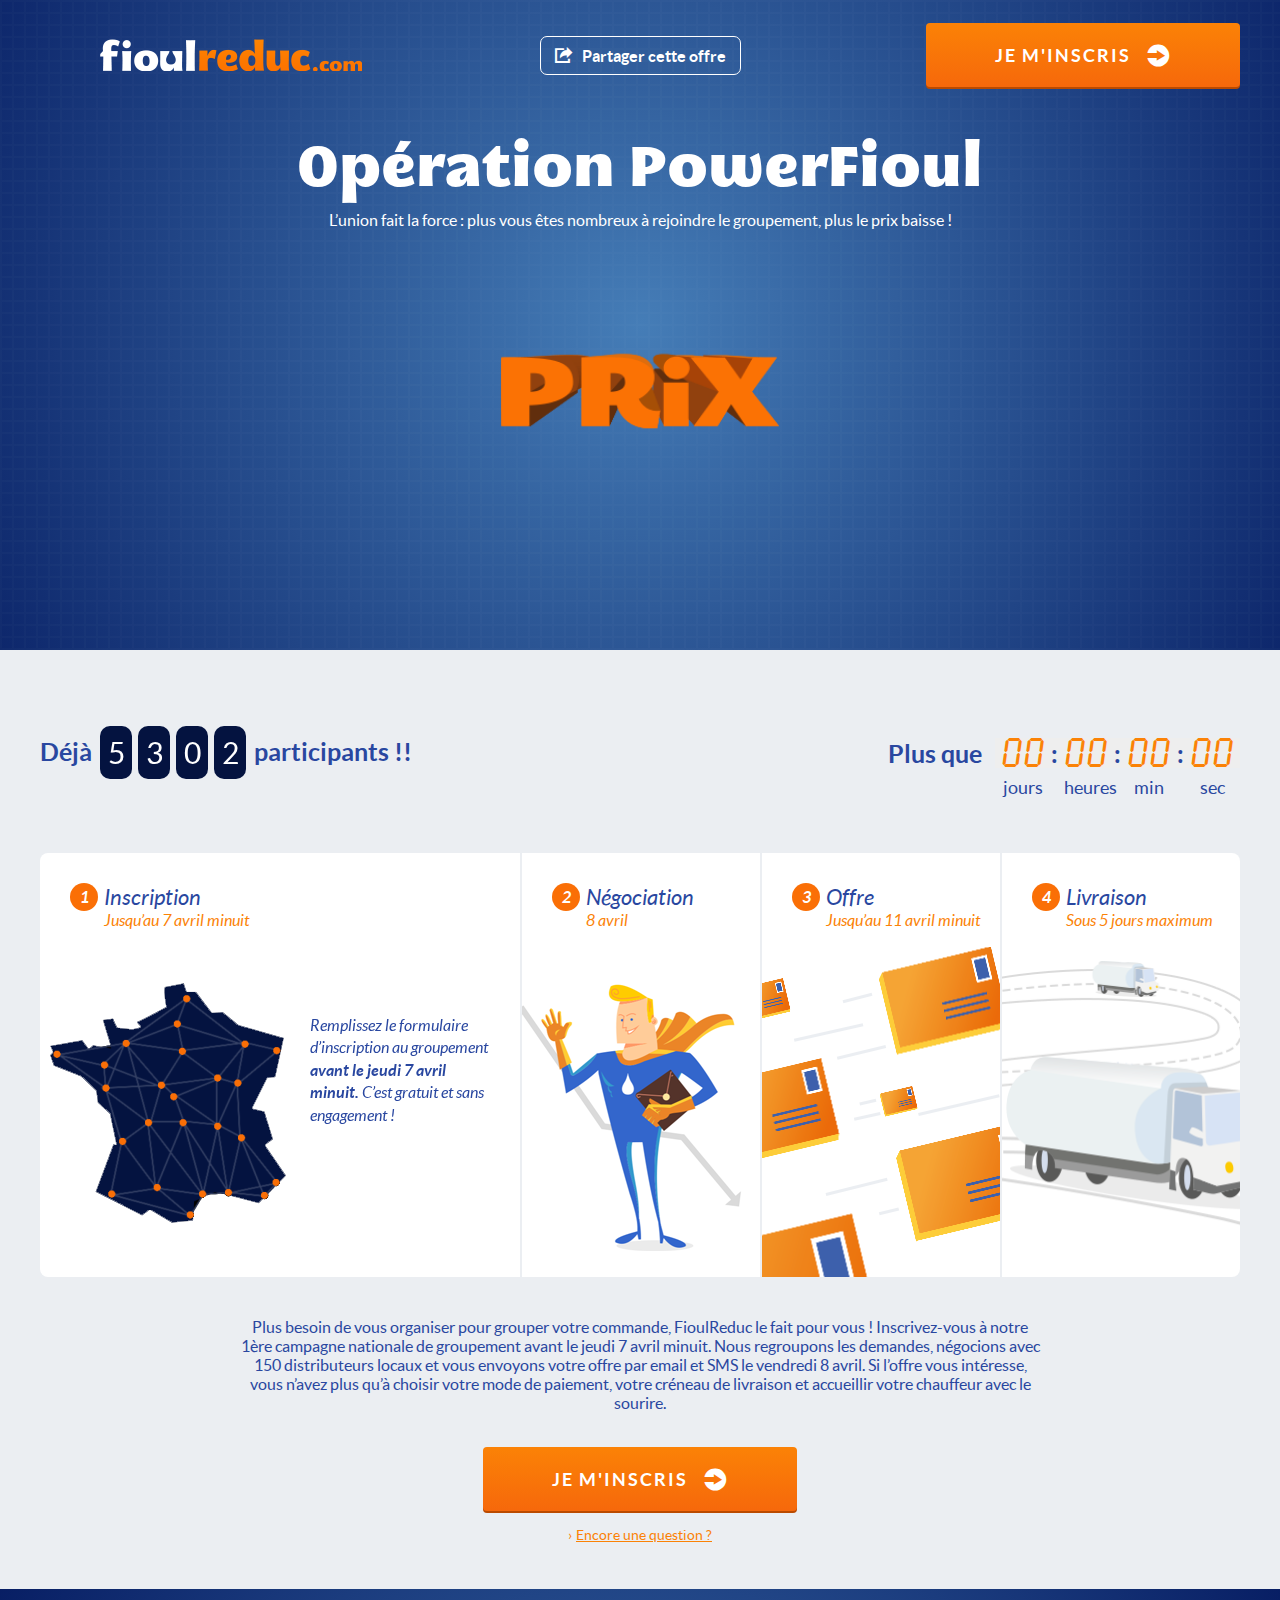
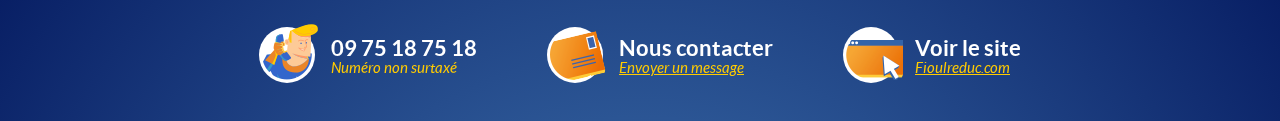
<file: index.html>
<!DOCTYPE html>
<!--[if lt IE 7]>      <html class="no-js lt-ie10 lt-ie9 lt-ie8 lt-ie7"> <![endif]-->
<!--[if IE 7]>         <html class="no-js lt-ie10 lt-ie9 lt-ie8"> <![endif]-->
<!--[if IE 8]>         <html class="no-js lt-ie10 lt-ie9"> <![endif]-->
<!--[if IE 9]>         <html class="no-js lt-ie10"> <![endif]-->
<!--[if gt IE 9]><!--> <html class="no-js gt-ie9"> <!--<![endif]-->
	<head>
		<meta http-equiv="Cache-Control" content="no-cache, no-store, must-revalidate" />
		<meta http-equiv="Pragma" content="no-cache" />
		<meta http-equiv="Expires" content="0" />
	  	<meta charset="utf-8">
	  	<meta http-equiv="X-UA-Compatible" content="IE=edge,chrome=1">
	  	<title>FioulReduc</title>
	  	<meta name="description" content="">
	  	<meta name="viewport" content="width=device-width,initial-scale=1">
	  	<link rel="stylesheet" href="css/libs/normalize.css">
	  	<link rel="stylesheet" type="text/css" href="css/libs/jquery.countdown.css"> 
	  	<link rel="stylesheet" href="js/libs/odometer/themes/odometer-theme-train-station.css" />
	  	<link rel="stylesheet" href="css/style.css">
		<script src="js/libs/modernizr.js" type="text/javascript" charset="utf-8"></script>
	</head>
	
	<body>
	  	<header id="header">
	  		<div class="container">
				<div class="wrapper-align-middle">
					<div class="content-align-middle" id="wrapper-logo-header">
						<a href="/" class="logo-fioulreduc"></a>
					</div><!--
					--><div class="content-align-middle" id="wrapper-right-header">
						<div class="wrapper-align-middle">
							<div class="content-align-middle txt-centered">
								<button class="btn-share">Partager cette offre</button>
							</div><!--
							--><div class="content-align-middle txt-right-aligned" id="wrapper-btn-inscription">
								<button class="btn-block has-popup" data-ref-popup="inscription">Je m'inscris</button>
							</div>
						</div>
					</div>
				</div>
			</div>
	  	</header>
	  	<section class="txt-centered grid" id="top-event">
		  	<div id="wrapper-illus">
		  		<div id="ombre-socle"></div>
		  		<div id="ombre-prix"></div>
		  		<div id="prix"></div>
		  		<div id="ensemble-crew">
		  			<div id="glow"></div>
		  			<div id="personnages"><div id="cape"></div></div>
		  		</div>
		  	</div>
	  		<div class="container">
	  			<h1>Opération PowerFioul</h1>
	  			<p>L’union fait la force : plus vous êtes nombreux à rejoindre le groupement, plus le prix baisse&nbsp;!</p>
	  		</div>
	  	</section>
	  	<section id="content-event" class="bloc-gris-bleu">
	  		<div class="container">
	  			<div class="wrapper-compteurs clearfix">
					<h2 class="wrapper-compteur-participants">Déjà <span class="compteur-participants"></span> participants !!</h2>
					<h2 class="wrapper-decompteur-event">Plus que 
					<span class="decompteur-event">
						<span class="days"></span>
						<span class="hours"></span>
						<span class="minutes"></span>
						<span class="seconds"></span>
					</span></h2>
	  			</div>
	  			<ul id="etapes-event" class="etape-1-active">
	  				<li class="etape etape-1 open">
	  					<div class="title-etape">
	  						<h3>Inscription</h3><!--
	  						--><h4>Jusqu’au 7 avril minuit</h4>
	  					</div>
	  					<div class="content-etape">
		  					<p>Remplissez le formulaire d’inscription au groupement <strong>avant le jeudi 7 avril minuit.</strong> C’est gratuit et sans engagement !</p>
		  				</div>
	  				</li><!--
	  				--><li class="etape etape-2">
	  					<div class="title-etape">
	  						<h3>Négociation</h3><!--
	  						--><h4>8 avril</h4>
	  					</div>
	  					<div class="content-etape">
		  					<p>En fonction du nombre d’inscrits par département, nous négocions vos offres de groupement <strong>avec plus de 150 distributeurs locaux.</strong></p>
		  				</div>
	  				</li><!--
	  				--><li class="etape etape-3">
	  					<div class="title-etape">
	  						<h3>Offre</h3><!--
	  						--><h4>Jusqu’au 11 avril minuit</h4>
	  					</div>
	  					<div class="content-etape">
		  					<p>Vous recevez le <strong>vendredi 8 avril à 12h</strong> votre offre personnalisée par email et SMS. Cette offre reste valable jusqu’au lundi 11 avril minuit.</p>
		  				</div>
	  				</li><!--
	  				--><li class="etape etape-4">
	  					<div class="title-etape">
	  						<h3>Livraison</h3><!--
	  						--><h4>Sous 5 jours maximum</h4>
	  					</div>
	  					<div class="content-etape">
		  					<p>Vous choisissez votre mode de règlement (à la livraison ou à la commande en 1 à 10 fois) et vous êtes <strong>livré sous 5 jours</strong> au créneau convenu par téléphone.</p>
		  				</div>
	  				</li>
	  			</ul>
	  			<div id="inscription-event" class="txt-centered">
	  				<p>Plus besoin de vous organiser pour grouper votre commande, FioulReduc le fait pour vous ! Inscrivez-vous à notre 1ère campagne nationale de groupement avant le jeudi 7 avril minuit. Nous regroupons les demandes, négocions avec 150 distributeurs locaux et vous envoyons votre offre par email et SMS le vendredi 8 avril. Si l’offre vous intéresse, vous n’avez plus qu’à choisir votre mode de paiement, votre créneau de livraison et accueillir votre chauffeur avec le sourire.</p>
	  				<button class="btn-block has-popup" data-ref-popup="inscription">Je m'inscris</button>
	  				<div>
						<a class="btn-arrow" href="#">Encore une question ?</a>
	  				</div>
	  			</div>
	  		</div>
	  	</section>
	  	<footer id="footer" class="bloc-degrade-bleu">
	  		<div class="container">
				<nav class="menu-contact">
					<ul>
						<li id="topbar-phone-link" class="tel">
							<a href="tel:+33975187518"><span class="illus-menu"><span class="visu-menu mascotte"></span></span><span class="zone-texte-menu">09 75 18 75 18 <br><span class="indic-menu">Numéro non surtaxé</span></span></a>
						</li><!--
						--><li id="topbar-contact-link">
							<a href="http://www.fioulreduc.com/contact"><span class="illus-menu"><span class="visu-menu adresse"></span></span><span class="zone-texte-menu">Nous contacter<br><span class="indic-menu underline">Envoyer un message</span></span></a>
						</li><!--
						--><li id="topbar-account-link">
							<a href="http://www.fioulreduc.com/"><span class="illus-menu"><span class="visu-menu site"></span></span><span class="zone-texte-menu">Voir le site <br><span class="indic-menu underline">Fioulreduc.com</span></span></a>
						</li>
					</ul>
				</nav>
	  		</div>
	  	</footer>
		
		<div class="wrapper-popup" data-popup="inscription">
			<div class="container-popup">
				<div class="popup">
					<button class="btn-close-popup icon-cross"></button>
					<div class="content-popup">
						<form>
							<div class="head-form">
								<img src="img/livraison.png" srcset="img/livraison.png 1x, img/livraison@2x.png 2x" alt="Livraison">
								<h4>Votre besoin</h4>
								<p>Votre inscription ne vous engage pas à passer commande</p>
							</div>
							<fieldset class="obli">
								<label for="code-postal">Code postal :</label><!--
								--><div class="zone-form">
									<input type="text" class="size1" id="code-postal" name="code-postal" pattern= "[0-9]+" required><!--
									--><div class="error-message">
										Vérifier votre code postal
									</div><!--
									--><div class="bg-zone-form"></div>
								</div>
							</fieldset>
							<fieldset class="obli">
								<label for="quantite">Quantité :</label><!--
								--><div class="zone-form">
									<input type="text" class="size1" id="quantite" name="quantite" pattern= "[0-9]+" required><!--
									--><div class="indic-form">litres</div><!--
									--><div class="error-message">
										Minimum 500 litres
									</div><!--
									--><div class="bg-zone-form"></div>
								</div>
							</fieldset>
							<fieldset class="obli">
								<div class="equi-label">Fioul :</div><!--
								--><label class="radio active" for="ordinaire">
									<input type="radio" id="ordinaire" name="fioul" value="ordinaire" checked="checked"> Ordinaire
								</label><!-- 
								--><label class="radio" for="superieur">
									<input type="radio" id="superieur" name="fioul" value="superieur"> Supérieur
								</label>
							</fieldset>
							<div class="head-form" id="head-coordonnees">
								<img src="img/commande.png" srcset="img/commande.png 1x, img/commande@2x.png 2x" alt="Commande">
								<h4>Vos coordonnées</h4>
								<p>Nous vous enverrons votre offre par email et SMS</p>
							</div>
							<fieldset class="obli">
								<label for="email">Email :</label><!--
								--><div class="zone-form">
									<input type="email" class="size2" id="email" name="email" pattern="[a-z0-9!#$%&'*+/=?^_`{|}~-]+(?:\.[a-z0-9!#$%&'*+/=?^_`{|}~-]+)*@(?:[a-z0-9](?:[a-z0-9-]*[a-z0-9])?\.)+[a-z0-9](?:[a-z0-9-]*[a-z0-9])?" required><!--
									--><div class="error-message">
										Vérifier votre adresse email
									</div><!--
									--><div class="bg-zone-form"></div>
								</div>
							</fieldset>
							<fieldset class="obli">
								<label for="prenom">Prénom :</label><!--
								--><div class="zone-form">
									<input type="text" class="size2" id="prenom" name="prenom" required><!--
									--><div class="error-message">
										Indiquer un prénom
									</div><!--
									--><div class="bg-zone-form"></div>
								</div>
							</fieldset>
							<fieldset class="obli">
								<label for="nom">Nom :</label><!--
								--><div class="zone-form">
									<input type="text" class="size2" id="nom" name="nom" required><!--
									--><div class="error-message">
										Indiquer un nom
									</div><!--
									--><div class="bg-zone-form"></div>
								</div>
							</fieldset>
							<fieldset>
								<label for="tel">Téléphone portable :</label><!--
								--><input type="tel" class="size3" id="tel" name="tel"><!--
								--><div class="indic-form facultatif">Facultatif</div>
							</fieldset>
							<div class="zone-btn-form">
								<button class="btn-block small">Je m'inscris</button>
							</div>
						</form>
					</div>
				</div>
			</div>
		</div>
		<div class="wrapper-popup" data-popup="partage-etape" id="popup-partage-etape">
			<div class="container-popup big">
				<div class="popup">
					<button class="btn-close-popup icon-cross"></button>
					<div class="content-popup txt-centered">
						<p class="small"><strong>Merci Barack,</strong> nous avons bien pris en compte votre inscription à notre groupement national pour 1000 litres de Fioul Ordinaire à livrer dans le 44000.</p>
						<p class="small">Vous recevrez notre meilleure offre par email et SMS le 8&nbsp;avril</p>
						<h2>Partagez l’opération avec vos&nbsp;proches&nbsp;!</h2>
						<p class="very-small">Non seulement vous ferez baisser les prix du groupement mais vous recevrez <strong>30€ de bons d’achat</strong> par participant au groupement que vous nous enverrez.</p>
						<div id="zone-btn-partage">
							<ul class="partage">
								<li>
									<a class="mail" id="btn-partage-email" href="#">Partager par email</a>
								</li><!--
								--><li>
									<div class="ou">ou</div><!--
									--><a class="facebook" href="https://www.facebook.com/dialog/feed?app_id=184683071273&link=http%3A%2F%2Fwww.fioulreduc.com%2Fxxxxxxxxxxxx&picture=http%3A%2F%2Fwww.insert-image-share-url-here.jpg&name=Op%C3%A9ration%20Powerfioul&caption=%20&description=Description%20de%20l'op%C3%A9ration%20Powerfioul&redirect_uri=http%3A%2F%2Fwww.facebook.com%2F" target="blank">Partager sur Facebook</a>
								</li><!--
								--><li>
									<div class="ou">ou</div><!--
									--><a class="twitter" href="http://twitter.com/intent/tweet?text=Participez%20%C3%A0%20l'op%C3%A9ration%20Powerfioul%20en%20cliquant%20sur%20ce%20lien%20http%3A%2F%2Fwww.fioulreduc.com%2Fxxxxxxxxxxxx">Partager sur Twitter</a>
								</li>
							</ul>
							<p class="small-margin">Copier ce lien et le partager où vous voulez</p>
							<div class="zone-partage">
								<input type="text" id="lien-partage" value="http://www.fioulreduc.com/xxxxxxxxxxxx">
								<button data-clipboard-target="#lien-partage" id="btn-partage" class="btn-clipboard"></button>
							</div>
						</div>
						<div id="partage-email">
							<button id="btn-close-partage-email" class="btn-arrow-left no-underline">Retour</button><!--
							--><h5><span class="icon-mail"></span>Inviter vos proches par email</h5>
							<form>
								<ul>
									<li>
										<input type="email" placeholder="Saisir l'email de votre choix"></input><!--
										--><button class="btn-plus"></button>
									</li>
								</ul>
								<button class="btn-block-arrow">Envoyer ces invitations</button>
							</form>
						</div>
					</div>
				</div>
			</div>
		</div>
		<div class="wrapper-popup" data-popup="partage" id="popup-partage">
			<div class="container-popup big">
				<div class="popup">
					<button class="btn-close-popup icon-cross"></button>
					<div class="content-popup txt-centered">
						<h2>Partagez l’opération avec vos&nbsp;proches&nbsp;!</h2>
						<p class="very-small">Non seulement vous ferez baisser les prix du groupement mais vous recevrez <strong>30€ de bons d’achat</strong> par participant au groupement que vous nous enverrez.</p>
						<div id="zone-btn-partage">
							<ul class="partage">
								<li>
									<a class="mail" id="btn-partage-email" href="#">Partager par email</a>
								</li><!--
								--><li>
									<div class="ou">ou</div><!--
									--><a class="facebook" href="https://www.facebook.com/dialog/feed?app_id=184683071273&link=http%3A%2F%2Fwww.fioulreduc.com%2Fxxxxxxxxxxxx&picture=http%3A%2F%2Fwww.insert-image-share-url-here.jpg&name=Op%C3%A9ration%20Powerfioul&caption=%20&description=Description%20de%20l'op%C3%A9ration%20Powerfioul&redirect_uri=http%3A%2F%2Fwww.facebook.com%2F" target="blank">Partager sur Facebook</a>
								</li><!--
								--><li>
									<div class="ou">ou</div><!--
									--><a class="twitter" href="http://twitter.com/intent/tweet?text=Participez%20%C3%A0%20l'op%C3%A9ration%20Powerfioul%20en%20cliquant%20sur%20ce%20lien%20http%3A%2F%2Fwww.fioulreduc.com%2Fxxxxxxxxxxxx">Partager sur Twitter</a>
								</li>
							</ul>
							<p class="small-margin">Copier ce lien et le partager où vous voulez</p>
							<div class="zone-partage">
								<input type="text" id="lien-partage" value="http://www.fioulreduc.com/xxxxxxxxxxxx">
								<button data-clipboard-target="#lien-partage" id="btn-partage" class="btn-clipboard"></button>
							</div>
						</div>
						<div id="partage-email">
							<button id="btn-close-partage-email" class="btn-arrow-left no-underline">Retour</button><!--
							--><h5><span class="icon-mail"></span>Inviter vos proches par email</h5>
							<form>
								<ul>
									<li>
										<input type="email" placeholder="Saisir l'email de votre choix"></input><!--
										--><button class="btn-plus"></button>
									</li>
								</ul>
								<button class="btn-block-arrow">Envoyer ces invitations</button>
							</form>
						</div>
					</div>
				</div>
			</div>
		</div>

		<!-- jQuery -->
		<script src="js/libs/jquery-1.11.1.min.js" type="text/javascript" charset="utf-8"></script>
		<!-- Tweens -->
		<script src="js/libs/greensock/TweenMax.min.js" type="text/javascript" charset="utf-8"></script>
		<script src="js/libs/greensock/TimelineMax.min.js" type="text/javascript" charset="utf-8"></script>
		<!-- odometer -->
		<script src="js/libs/odometer/odometer.js"></script>
		<!-- countdown -->
		<script type="text/javascript" src="js/libs/jquery.plugin.js"></script> 
		<script type="text/javascript" src="js/libs/jquery.countdown.js"></script>
		<!-- Clipboard -->
		<script type="text/javascript" src="js/libs/clipboard.min.js"></script>

		<script src="js/script.js" type="text/javascript" charset="utf-8"></script>
	</body>
</html>
</file>
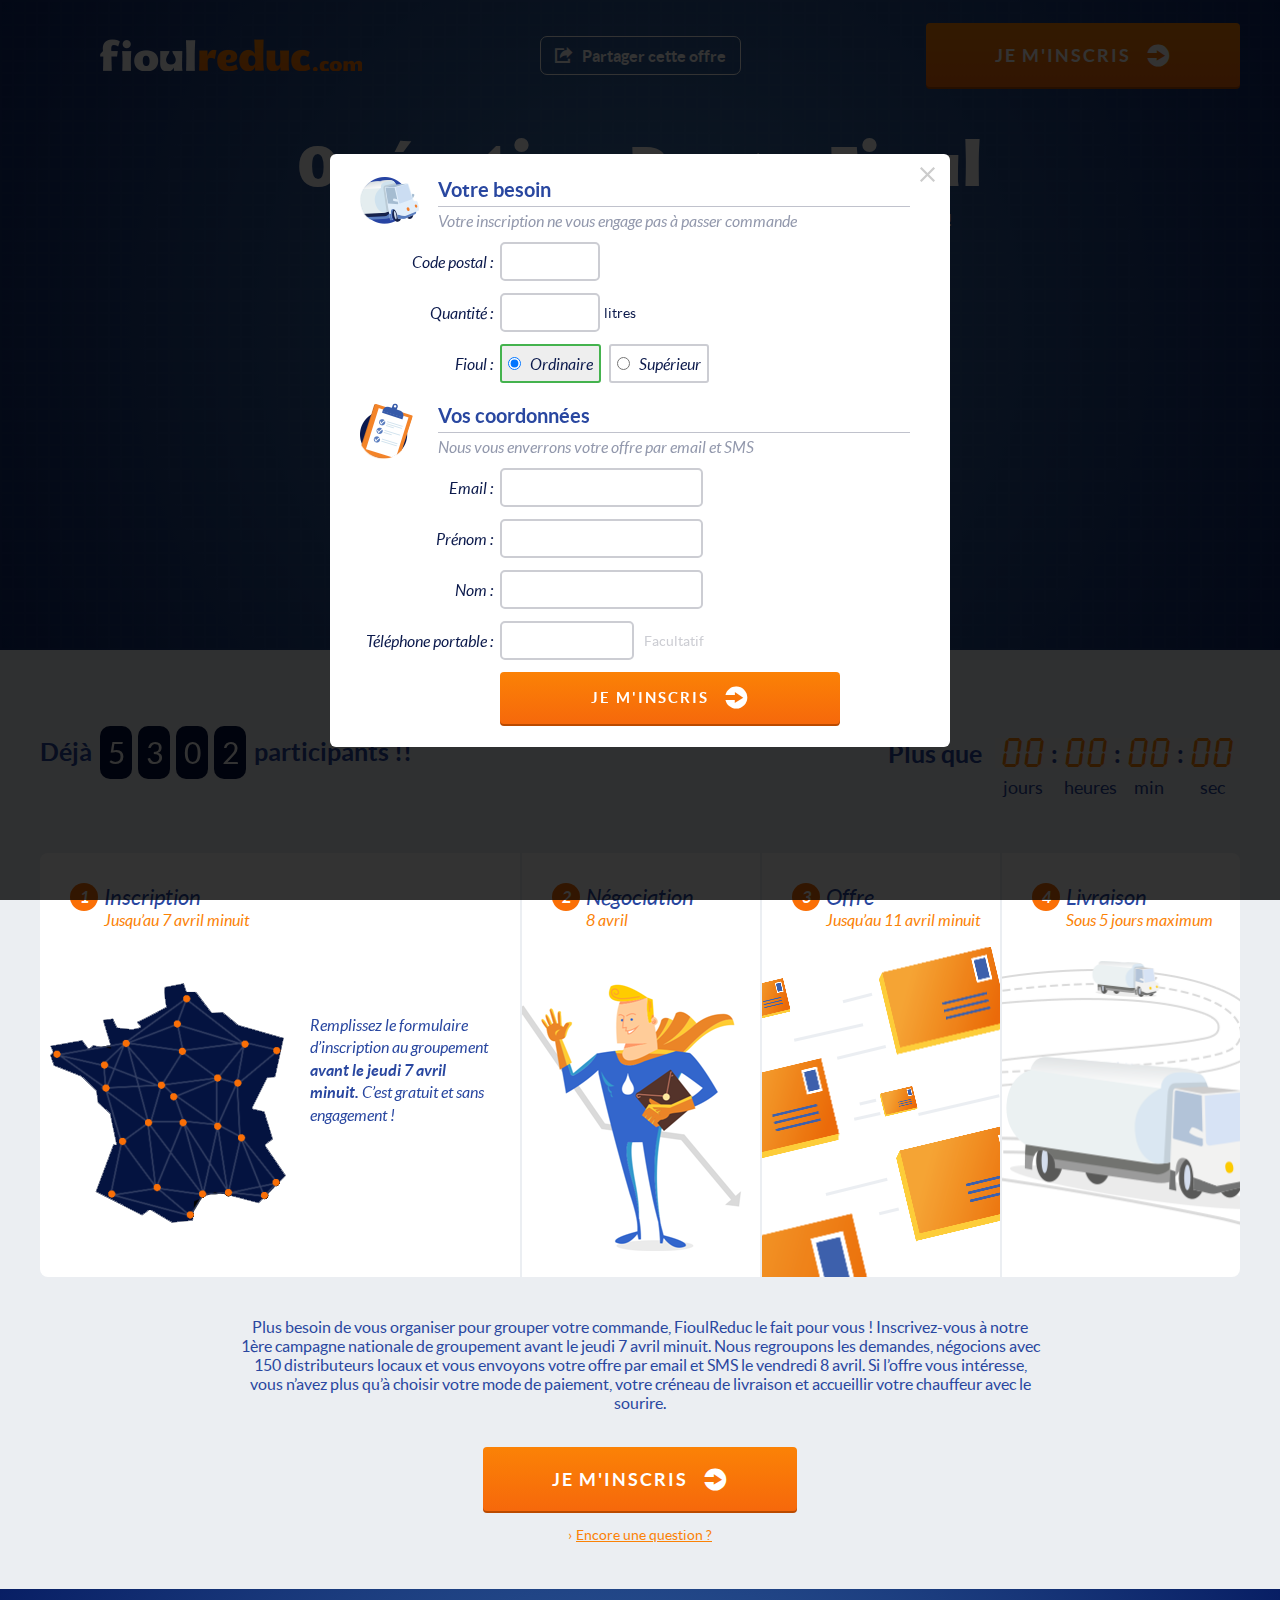
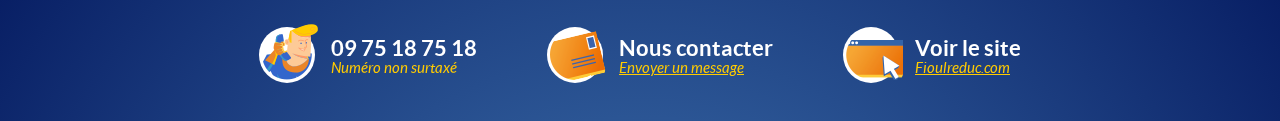
<file: popup-inscription.html>
<!DOCTYPE html>
<!--[if lt IE 7]>      <html class="no-js lt-ie10 lt-ie9 lt-ie8 lt-ie7"> <![endif]-->
<!--[if IE 7]>         <html class="no-js lt-ie10 lt-ie9 lt-ie8"> <![endif]-->
<!--[if IE 8]>         <html class="no-js lt-ie10 lt-ie9"> <![endif]-->
<!--[if IE 9]>         <html class="no-js lt-ie10"> <![endif]-->
<!--[if gt IE 9]><!--> <html class="no-js gt-ie9"> <!--<![endif]-->
	<head>
		<meta http-equiv="Cache-Control" content="no-cache, no-store, must-revalidate" />
		<meta http-equiv="Pragma" content="no-cache" />
		<meta http-equiv="Expires" content="0" />
	  	<meta charset="utf-8">
	  	<meta http-equiv="X-UA-Compatible" content="IE=edge,chrome=1">
	  	<title>FioulReduc</title>
	  	<meta name="description" content="">
	  	<meta name="viewport" content="width=device-width,initial-scale=1">
	  	<link rel="stylesheet" href="css/libs/normalize.css">
	  	<link rel="stylesheet" type="text/css" href="css/libs/jquery.countdown.css"> 
	  	<link rel="stylesheet" href="js/libs/odometer/themes/odometer-theme-train-station.css" />
	  	<link rel="stylesheet" href="css/style.css">
		<script src="js/libs/modernizr.js" type="text/javascript" charset="utf-8"></script>
	</head>
	
	<body>
	  	<header id="header">
	  		<div class="container">
				<div class="wrapper-align-middle">
					<div class="content-align-middle" id="wrapper-logo-header">
						<a href="/" class="logo-fioulreduc"></a>
					</div><!--
					--><div class="content-align-middle" id="wrapper-right-header">
						<div class="wrapper-align-middle">
							<div class="content-align-middle txt-centered">
								<button class="btn-share">Partager cette offre</button>
							</div><!--
							--><div class="content-align-middle txt-right-aligned" id="wrapper-btn-inscription">
								<button class="btn-block has-popup" data-ref-popup="inscription">Je m'inscris</button>
							</div>
						</div>
					</div>
				</div>
			</div>
	  	</header>
  	  	<section class="txt-centered grid" id="top-event">
  		  	<div id="wrapper-illus">
  		  		<div id="ombre-socle"></div>
  		  		<div id="ombre-prix"></div>
  		  		<div id="prix"></div>
  		  		<div id="ensemble-crew">
  		  			<div id="glow"></div>
  		  			<div id="personnages"><div id="cape"></div></div>
  		  		</div>
  		  	</div>
  	  		<div class="container">
  	  			<h1>Opération PowerFioul</h1>
  	  			<p>L’union fait la force : plus vous êtes nombreux à rejoindre le groupement, plus le prix baisse&nbsp;!</p>
  	  		</div>
  	  	</section>
	  	<section id="content-event" class="bloc-gris-bleu">
	  		<div class="container">
	  			<div class="wrapper-compteurs clearfix">
					<h2 class="wrapper-compteur-participants">Déjà <span class="compteur-participants"></span> participants !!</h2>
					<h2 class="wrapper-decompteur-event">Plus que 
					<span class="decompteur-event">
						<span class="days"></span>
						<span class="hours"></span>
						<span class="minutes"></span>
						<span class="seconds"></span>
					</span></h2>
	  			</div>
	  			<ul id="etapes-event" class="etape-1-active">
	  				<li class="etape etape-1 open">
	  					<div class="title-etape">
	  						<h3>Inscription</h3><!--
	  						--><h4>Jusqu’au 7 avril minuit</h4>
	  					</div>
	  					<div class="content-etape">
		  					<p>Remplissez le formulaire d’inscription au groupement <strong>avant le jeudi 7 avril minuit.</strong> C’est gratuit et sans engagement !</p>
		  				</div>
	  				</li><!--
	  				--><li class="etape etape-2">
	  					<div class="title-etape">
	  						<h3>Négociation</h3><!--
	  						--><h4>8 avril</h4>
	  					</div>
	  					<div class="content-etape">
		  					<p>En fonction du nombre d’inscrits par département, nous négocions vos offres de groupement <strong>avec plus de 150 distributeurs locaux.</strong></p>
		  				</div>
	  				</li><!--
	  				--><li class="etape etape-3">
	  					<div class="title-etape">
	  						<h3>Offre</h3><!--
	  						--><h4>Jusqu’au 11 avril minuit</h4>
	  					</div>
	  					<div class="content-etape">
		  					<p>Vous recevez le <strong>vendredi 8 avril à 12h</strong> votre offre personnalisée par email et SMS. Cette offre reste valable jusqu’au lundi 11 avril minuit.</p>
		  				</div>
	  				</li><!--
	  				--><li class="etape etape-4">
	  					<div class="title-etape">
	  						<h3>Livraison</h3><!--
	  						--><h4>Sous 5 jours maximum</h4>
	  					</div>
	  					<div class="content-etape">
		  					<p>Vous choisissez votre mode de règlement (à la livraison ou à la commande en 1 à 10 fois) et vous êtes <strong>livré sous 5 jours</strong> au créneau convenu par téléphone.</p>
		  				</div>
	  				</li>
	  			</ul>
	  			<div id="inscription-event" class="txt-centered">
	  				<p>Plus besoin de vous organiser pour grouper votre commande, FioulReduc le fait pour vous ! Inscrivez-vous à notre 1ère campagne nationale de groupement avant le jeudi 7 avril minuit. Nous regroupons les demandes, négocions avec 150 distributeurs locaux et vous envoyons votre offre par email et SMS le vendredi 8 avril. Si l’offre vous intéresse, vous n’avez plus qu’à choisir votre mode de paiement, votre créneau de livraison et accueillir votre chauffeur avec le sourire.</p>
	  				<button class="btn-block has-popup" data-ref-popup="inscription">Je m'inscris</button>
	  				<div>
						<a class="btn-arrow" href="#">Encore une question ?</a>
	  				</div>
	  			</div>
	  		</div>
	  	</section>
	  	<footer id="footer" class="bloc-degrade-bleu">
	  		<div class="container">
				<nav class="menu-contact">
					<ul>
						<li id="topbar-phone-link" class="tel">
							<a href="tel:+33975187518"><span class="illus-menu"><span class="visu-menu mascotte"></span></span><span class="zone-texte-menu">09 75 18 75 18 <br><span class="indic-menu">Numéro non surtaxé</span></span></a>
						</li><!--
						--><li id="topbar-contact-link">
							<a href="http://www.fioulreduc.com/contact"><span class="illus-menu"><span class="visu-menu adresse"></span></span><span class="zone-texte-menu">Nous contacter<br><span class="indic-menu underline">Envoyer un message</span></span></a>
						</li><!--
						--><li id="topbar-account-link">
							<a href="http://www.fioulreduc.com/"><span class="illus-menu"><span class="visu-menu site"></span></span><span class="zone-texte-menu">Voir le site <br><span class="indic-menu underline">Fioulreduc.com</span></span></a>
						</li>
					</ul>
				</nav>
	  		</div>
	  	</footer>
		
		<div class="wrapper-popup open" data-popup="inscription">
			<div class="container-popup">
				<div class="popup">
					<button class="btn-close-popup icon-cross"></button>
					<div class="content-popup">
						<form>
							<div class="head-form">
								<img src="img/livraison.png" srcset="img/livraison.png 1x, img/livraison@2x.png 2x" alt="Livraison">
								<h4>Votre besoin</h4>
								<p>Votre inscription ne vous engage pas à passer commande</p>
							</div>
							<fieldset class="obli">
								<label for="code-postal">Code postal :</label><!--
								--><div class="zone-form">
									<input type="text" class="size1" id="code-postal" name="code-postal" pattern= "[0-9]+" required><!--
									--><div class="error-message">
										Vérifier votre code postal
									</div><!--
									--><div class="bg-zone-form"></div>
								</div>
							</fieldset>
							<fieldset class="obli">
								<label for="quantite">Quantité :</label><!--
								--><div class="zone-form">
									<input type="text" class="size1" id="quantite" name="quantite" pattern= "[0-9]+" required><!--
									--><div class="indic-form">litres</div><!--
									--><div class="error-message">
										Minimum 500 litres
									</div><!--
									--><div class="bg-zone-form"></div>
								</div>
							</fieldset>
							<fieldset class="obli">
								<div class="equi-label">Fioul :</div><!--
								--><label class="radio active" for="ordinaire">
									<input type="radio" id="ordinaire" name="fioul" value="ordinaire" checked="checked"> Ordinaire
								</label><!-- 
								--><label class="radio" for="superieur">
									<input type="radio" id="superieur" name="fioul" value="superieur"> Supérieur
								</label>
							</fieldset>
							<div class="head-form" id="head-coordonnees">
								<img src="img/commande.png" srcset="img/commande.png 1x, img/commande@2x.png 2x" alt="Commande">
								<h4>Vos coordonnées</h4>
								<p>Nous vous enverrons votre offre par email et SMS</p>
							</div>
							<fieldset class="obli">
								<label for="email">Email :</label><!--
								--><div class="zone-form">
									<input type="email" class="size2" id="email" name="email" pattern="[a-z0-9!#$%&'*+/=?^_`{|}~-]+(?:\.[a-z0-9!#$%&'*+/=?^_`{|}~-]+)*@(?:[a-z0-9](?:[a-z0-9-]*[a-z0-9])?\.)+[a-z0-9](?:[a-z0-9-]*[a-z0-9])?" required><!--
									--><div class="error-message">
										Vérifier votre adresse email
									</div><!--
									--><div class="bg-zone-form"></div>
								</div>
							</fieldset>
							<fieldset class="obli">
								<label for="prenom">Prénom :</label><!--
								--><div class="zone-form">
									<input type="text" class="size2" id="prenom" name="prenom" required><!--
									--><div class="error-message">
										Indiquer un prénom
									</div><!--
									--><div class="bg-zone-form"></div>
								</div>
							</fieldset>
							<fieldset class="obli">
								<label for="nom">Nom :</label><!--
								--><div class="zone-form">
									<input type="text" class="size2" id="nom" name="nom" required><!--
									--><div class="error-message">
										Indiquer un nom
									</div><!--
									--><div class="bg-zone-form"></div>
								</div>
							</fieldset>
							<fieldset>
								<label for="tel">Téléphone portable :</label><!--
								--><input type="tel" class="size3" id="tel" name="tel"><!--
								--><div class="indic-form facultatif">Facultatif</div>
							</fieldset>
							<div class="zone-btn-form">
								<button class="btn-block small">Je m'inscris</button>
							</div>
						</form>
					</div>
				</div>
			</div>
		</div>
		<div class="wrapper-popup" data-popup="partage-etape" id="popup-partage-etape">
			<div class="container-popup big">
				<div class="popup">
					<button class="btn-close-popup icon-cross"></button>
					<div class="content-popup txt-centered">
						<p class="small"><strong>Merci Barack,</strong> nous avons bien pris en compte votre inscription à notre groupement national pour 1000 litres de Fioul Ordinaire à livrer dans le 44000.</p>
						<p class="small">Vous recevrez notre meilleure offre par email et SMS le 8&nbsp;avril</p>
						<h2>Partagez l’opération avec vos&nbsp;proches&nbsp;!</h2>
						<p class="very-small">Non seulement vous ferez baisser les prix du groupement mais vous recevrez <strong>30€ de bons d’achat</strong> par participant au groupement que vous nous enverrez.</p>
						<div id="zone-btn-partage">
							<ul class="partage">
								<li>
									<a class="mail" id="btn-partage-email" href="#">Partager par email</a>
								</li><!--
								--><li>
									<div class="ou">ou</div><!--
									--><a class="facebook" href="https://www.facebook.com/dialog/feed?app_id=184683071273&link=http%3A%2F%2Fwww.fioulreduc.com%2Fxxxxxxxxxxxx&picture=http%3A%2F%2Fwww.insert-image-share-url-here.jpg&name=Op%C3%A9ration%20Powerfioul&caption=%20&description=Description%20de%20l'op%C3%A9ration%20Powerfioul&redirect_uri=http%3A%2F%2Fwww.facebook.com%2F" target="blank">Partager sur Facebook</a>
								</li><!--
								--><li>
									<div class="ou">ou</div><!--
									--><a class="twitter" href="http://twitter.com/intent/tweet?text=Participez%20%C3%A0%20l'op%C3%A9ration%20Powerfioul%20en%20cliquant%20sur%20ce%20lien%20http%3A%2F%2Fwww.fioulreduc.com%2Fxxxxxxxxxxxx">Partager sur Twitter</a>
								</li>
							</ul>
							<p class="small-margin">Copier ce lien et le partager où vous voulez</p>
							<div class="zone-partage">
								<input type="text" id="lien-partage" value="http://www.fioulreduc.com/xxxxxxxxxxxx">
								<button data-clipboard-target="#lien-partage" id="btn-partage" class="btn-clipboard"></button>
							</div>
						</div>
						<div id="partage-email">
							<button id="btn-close-partage-email" class="btn-arrow-left no-underline">Retour</button><!--
							--><h5><span class="icon-mail"></span>Inviter vos proches par email</h5>
							<form>
								<ul>
									<li>
										<input type="email" placeholder="Saisir l'email de votre choix"></input><!--
										--><button class="btn-plus"></button>
									</li>
								</ul>
								<button class="btn-block-arrow">Envoyer ces invitations</button>
							</form>
						</div>
					</div>
				</div>
			</div>
		</div>
		<div class="wrapper-popup" data-popup="partage" id="popup-partage">
			<div class="container-popup big">
				<div class="popup">
					<button class="btn-close-popup icon-cross"></button>
					<div class="content-popup txt-centered">
						<h2>Partagez l’opération avec vos&nbsp;proches&nbsp;!</h2>
						<p class="very-small">Non seulement vous ferez baisser les prix du groupement mais vous recevrez <strong>30€ de bons d’achat</strong> par participant au groupement que vous nous enverrez.</p>
						<div id="zone-btn-partage">
							<ul class="partage">
								<li>
									<a class="mail" id="btn-partage-email" href="#">Partager par email</a>
								</li><!--
								--><li>
									<div class="ou">ou</div><!--
									--><a class="facebook" href="https://www.facebook.com/dialog/feed?app_id=184683071273&link=http%3A%2F%2Fwww.fioulreduc.com%2Fxxxxxxxxxxxx&picture=http%3A%2F%2Fwww.insert-image-share-url-here.jpg&name=Op%C3%A9ration%20Powerfioul&caption=%20&description=Description%20de%20l'op%C3%A9ration%20Powerfioul&redirect_uri=http%3A%2F%2Fwww.facebook.com%2F" target="blank">Partager sur Facebook</a>
								</li><!--
								--><li>
									<div class="ou">ou</div><!--
									--><a class="twitter" href="http://twitter.com/intent/tweet?text=Participez%20%C3%A0%20l'op%C3%A9ration%20Powerfioul%20en%20cliquant%20sur%20ce%20lien%20http%3A%2F%2Fwww.fioulreduc.com%2Fxxxxxxxxxxxx">Partager sur Twitter</a>
								</li>
							</ul>
							<p class="small-margin">Copier ce lien et le partager où vous voulez</p>
							<div class="zone-partage">
								<input type="text" id="lien-partage" value="http://www.fioulreduc.com/xxxxxxxxxxxx">
								<button data-clipboard-target="#lien-partage" id="btn-partage" class="btn-clipboard"></button>
							</div>
						</div>
						<div id="partage-email">
							<button id="btn-close-partage-email" class="btn-arrow-left no-underline">Retour</button><!--
							--><h5><span class="icon-mail"></span>Inviter vos proches par email</h5>
							<form>
								<ul>
									<li>
										<input type="email" placeholder="Saisir l'email de votre choix"></input><!--
										--><button class="btn-plus"></button>
									</li>
								</ul>
								<button class="btn-block-arrow">Envoyer ces invitations</button>
							</form>
						</div>
					</div>
				</div>
			</div>
		</div>

		<!-- jQuery -->
		<script src="js/libs/jquery-1.11.1.min.js" type="text/javascript" charset="utf-8"></script>
		<!-- Tweens -->
		<script src="js/libs/greensock/TweenMax.min.js" type="text/javascript" charset="utf-8"></script>
		<script src="js/libs/greensock/TimelineMax.min.js" type="text/javascript" charset="utf-8"></script>
		<!-- odometer -->
		<script src="js/libs/odometer/odometer.js"></script>
		<!-- countdown -->
		<script type="text/javascript" src="js/libs/jquery.plugin.js"></script> 
		<script type="text/javascript" src="js/libs/jquery.countdown.js"></script>
		<!-- Clipboard -->
		<script type="text/javascript" src="js/libs/clipboard.min.js"></script>

		<script src="js/script.js" type="text/javascript" charset="utf-8"></script>
	</body>
</html>
</file>
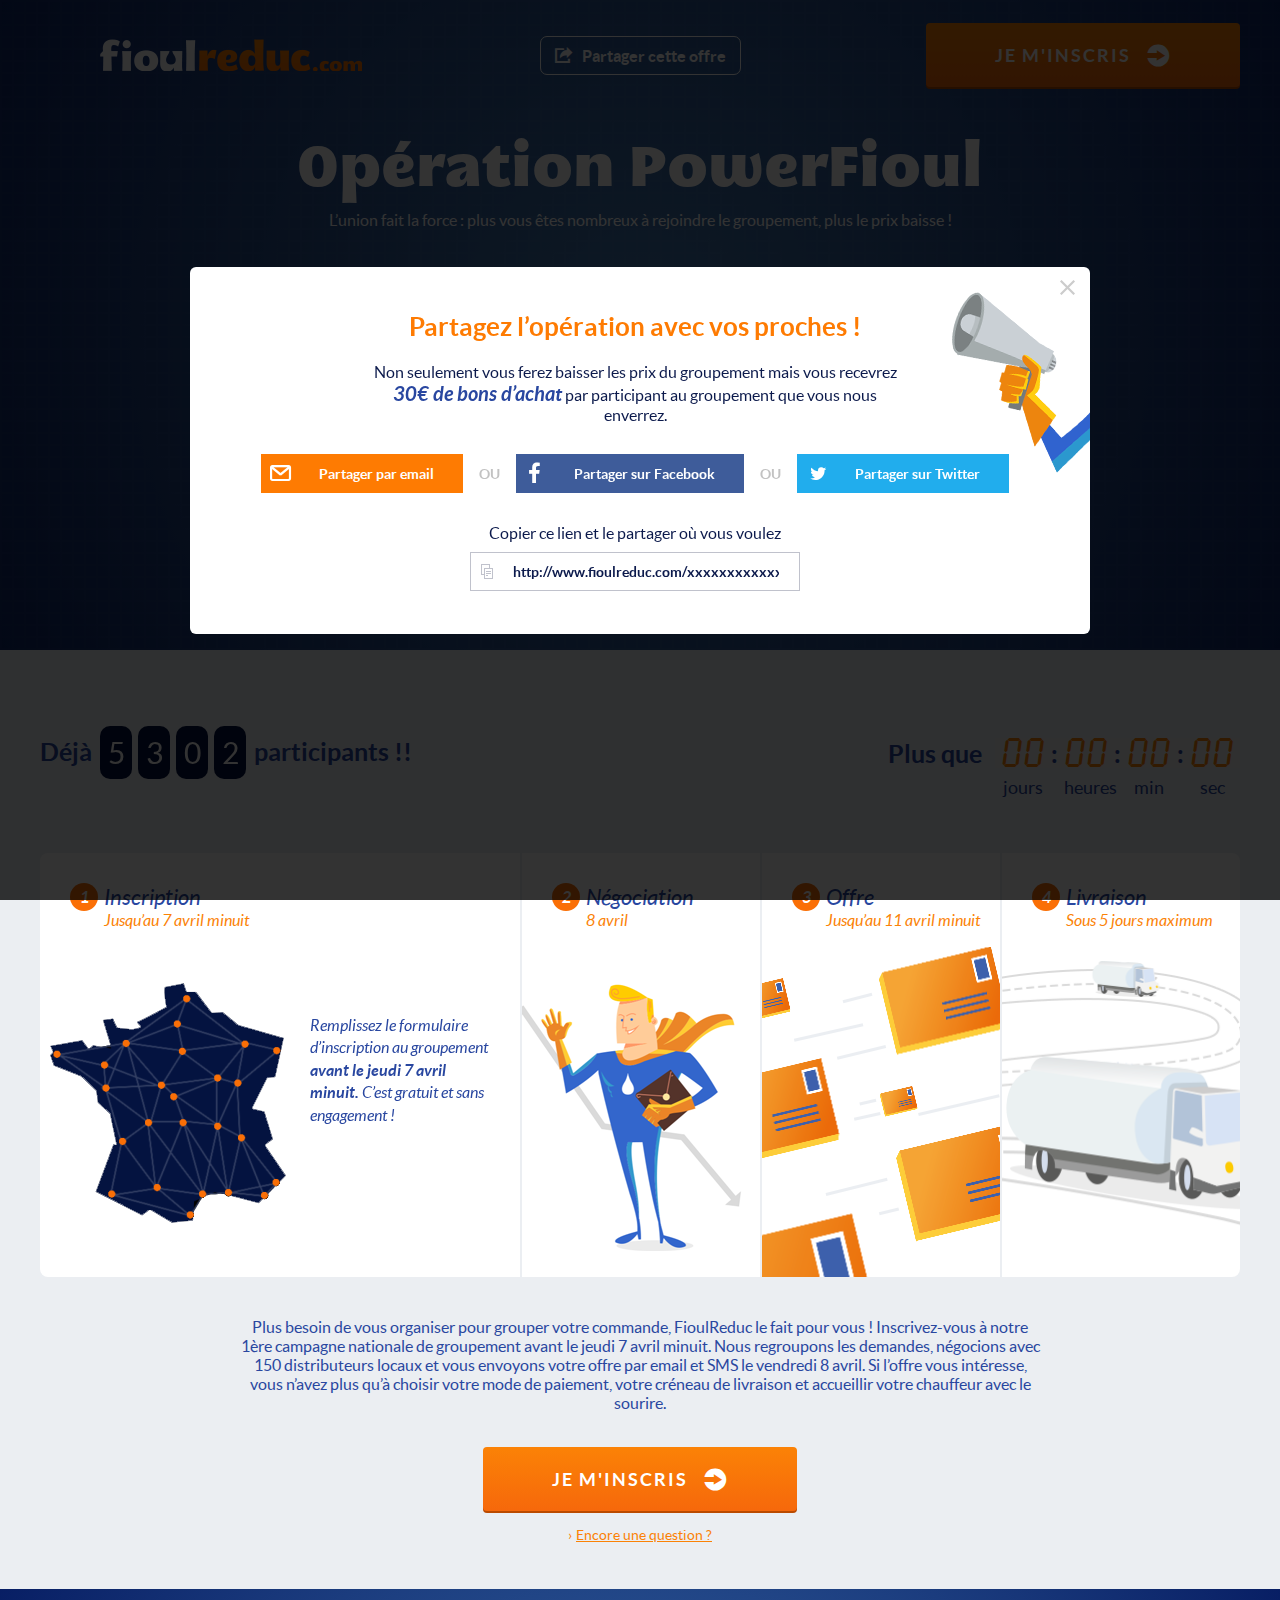
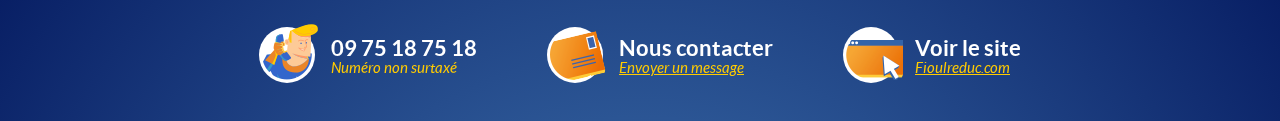
<file: popup-partage-apres.html>
<!DOCTYPE html>
<!--[if lt IE 7]>      <html class="no-js lt-ie10 lt-ie9 lt-ie8 lt-ie7"> <![endif]-->
<!--[if IE 7]>         <html class="no-js lt-ie10 lt-ie9 lt-ie8"> <![endif]-->
<!--[if IE 8]>         <html class="no-js lt-ie10 lt-ie9"> <![endif]-->
<!--[if IE 9]>         <html class="no-js lt-ie10"> <![endif]-->
<!--[if gt IE 9]><!--> <html class="no-js gt-ie9"> <!--<![endif]-->
	<head>
		<meta http-equiv="Cache-Control" content="no-cache, no-store, must-revalidate" />
		<meta http-equiv="Pragma" content="no-cache" />
		<meta http-equiv="Expires" content="0" />
	  	<meta charset="utf-8">
	  	<meta http-equiv="X-UA-Compatible" content="IE=edge,chrome=1">
	  	<title>FioulReduc</title>
	  	<meta name="description" content="">
	  	<meta name="viewport" content="width=device-width,initial-scale=1">
	  	<link rel="stylesheet" href="css/libs/normalize.css">
	  	<link rel="stylesheet" type="text/css" href="css/libs/jquery.countdown.css"> 
	  	<link rel="stylesheet" href="js/libs/odometer/themes/odometer-theme-train-station.css" />
	  	<link rel="stylesheet" href="css/style.css">
		<script src="js/libs/modernizr.js" type="text/javascript" charset="utf-8"></script>
	</head>
	
	<body>
	  	<header id="header">
	  		<div class="container">
				<div class="wrapper-align-middle">
					<div class="content-align-middle" id="wrapper-logo-header">
						<a href="/" class="logo-fioulreduc"></a>
					</div><!--
					--><div class="content-align-middle" id="wrapper-right-header">
						<div class="wrapper-align-middle">
							<div class="content-align-middle txt-centered">
								<button class="btn-share">Partager cette offre</button>
							</div><!--
							--><div class="content-align-middle txt-right-aligned" id="wrapper-btn-inscription">
								<button class="btn-block has-popup" data-ref-popup="inscription">Je m'inscris</button>
							</div>
						</div>
					</div>
				</div>
			</div>
	  	</header>
  	  	<section class="txt-centered grid" id="top-event">
  		  	<div id="wrapper-illus">
  		  		<div id="ombre-socle"></div>
  		  		<div id="ombre-prix"></div>
  		  		<div id="prix"></div>
  		  		<div id="ensemble-crew">
  		  			<div id="glow"></div>
  		  			<div id="personnages"><div id="cape"></div></div>
  		  		</div>
  		  	</div>
  	  		<div class="container">
  	  			<h1>Opération PowerFioul</h1>
  	  			<p>L’union fait la force : plus vous êtes nombreux à rejoindre le groupement, plus le prix baisse&nbsp;!</p>
  	  		</div>
  	  	</section>
	  	<section id="content-event" class="bloc-gris-bleu">
	  		<div class="container">
	  			<div class="wrapper-compteurs clearfix">
					<h2 class="wrapper-compteur-participants">Déjà <span class="compteur-participants"></span> participants !!</h2>
					<h2 class="wrapper-decompteur-event">Plus que 
					<span class="decompteur-event">
						<span class="days"></span>
						<span class="hours"></span>
						<span class="minutes"></span>
						<span class="seconds"></span>
					</span></h2>
	  			</div>
	  			<ul id="etapes-event" class="etape-1-active">
	  				<li class="etape etape-1 open">
	  					<div class="title-etape">
	  						<h3>Inscription</h3><!--
	  						--><h4>Jusqu’au 7 avril minuit</h4>
	  					</div>
	  					<div class="content-etape">
		  					<p>Remplissez le formulaire d’inscription au groupement <strong>avant le jeudi 7 avril minuit.</strong> C’est gratuit et sans engagement !</p>
		  				</div>
	  				</li><!--
	  				--><li class="etape etape-2">
	  					<div class="title-etape">
	  						<h3>Négociation</h3><!--
	  						--><h4>8 avril</h4>
	  					</div>
	  					<div class="content-etape">
		  					<p>En fonction du nombre d’inscrits par département, nous négocions vos offres de groupement <strong>avec plus de 150 distributeurs locaux.</strong></p>
		  				</div>
	  				</li><!--
	  				--><li class="etape etape-3">
	  					<div class="title-etape">
	  						<h3>Offre</h3><!--
	  						--><h4>Jusqu’au 11 avril minuit</h4>
	  					</div>
	  					<div class="content-etape">
		  					<p>Vous recevez le <strong>vendredi 8 avril à 12h</strong> votre offre personnalisée par email et SMS. Cette offre reste valable jusqu’au lundi 11 avril minuit.</p>
		  				</div>
	  				</li><!--
	  				--><li class="etape etape-4">
	  					<div class="title-etape">
	  						<h3>Livraison</h3><!--
	  						--><h4>Sous 5 jours maximum</h4>
	  					</div>
	  					<div class="content-etape">
		  					<p>Vous choisissez votre mode de règlement (à la livraison ou à la commande en 1 à 10 fois) et vous êtes <strong>livré sous 5 jours</strong> au créneau convenu par téléphone.</p>
		  				</div>
	  				</li>
	  			</ul>
	  			<div id="inscription-event" class="txt-centered">
	  				<p>Plus besoin de vous organiser pour grouper votre commande, FioulReduc le fait pour vous ! Inscrivez-vous à notre 1ère campagne nationale de groupement avant le jeudi 7 avril minuit. Nous regroupons les demandes, négocions avec 150 distributeurs locaux et vous envoyons votre offre par email et SMS le vendredi 8 avril. Si l’offre vous intéresse, vous n’avez plus qu’à choisir votre mode de paiement, votre créneau de livraison et accueillir votre chauffeur avec le sourire.</p>
	  				<button class="btn-block has-popup" data-ref-popup="inscription">Je m'inscris</button>
	  				<div>
						<a class="btn-arrow" href="#">Encore une question ?</a>
	  				</div>
	  			</div>
	  		</div>
	  	</section>
	  	<footer id="footer" class="bloc-degrade-bleu">
	  		<div class="container">
				<nav class="menu-contact">
					<ul>
						<li id="topbar-phone-link" class="tel">
							<a href="tel:+33975187518"><span class="illus-menu"><span class="visu-menu mascotte"></span></span><span class="zone-texte-menu">09 75 18 75 18 <br><span class="indic-menu">Numéro non surtaxé</span></span></a>
						</li><!--
						--><li id="topbar-contact-link">
							<a href="http://www.fioulreduc.com/contact"><span class="illus-menu"><span class="visu-menu adresse"></span></span><span class="zone-texte-menu">Nous contacter<br><span class="indic-menu underline">Envoyer un message</span></span></a>
						</li><!--
						--><li id="topbar-account-link">
							<a href="http://www.fioulreduc.com/"><span class="illus-menu"><span class="visu-menu site"></span></span><span class="zone-texte-menu">Voir le site <br><span class="indic-menu underline">Fioulreduc.com</span></span></a>
						</li>
					</ul>
				</nav>
	  		</div>
	  	</footer>
		
		<div class="wrapper-popup" data-popup="inscription">
			<div class="container-popup">
				<div class="popup">
					<button class="btn-close-popup icon-cross"></button>
					<div class="content-popup">
						<form>
							<div class="head-form">
								<img src="img/livraison.png" srcset="img/livraison.png 1x, img/livraison@2x.png 2x" alt="Livraison">
								<h4>Votre besoin</h4>
								<p>Votre inscription ne vous engage pas à passer commande</p>
							</div>
							<fieldset class="obli">
								<label for="code-postal">Code postal :</label><!--
								--><div class="zone-form">
									<input type="text" class="size1" id="code-postal" name="code-postal" pattern= "[0-9]+" required><!--
									--><div class="error-message">
										Vérifier votre code postal
									</div><!--
									--><div class="bg-zone-form"></div>
								</div>
							</fieldset>
							<fieldset class="obli">
								<label for="quantite">Quantité :</label><!--
								--><div class="zone-form">
									<input type="text" class="size1" id="quantite" name="quantite" pattern= "[0-9]+" required><!--
									--><div class="indic-form">litres</div><!--
									--><div class="error-message">
										Minimum 500 litres
									</div><!--
									--><div class="bg-zone-form"></div>
								</div>
							</fieldset>
							<fieldset class="obli">
								<div class="equi-label">Fioul :</div><!--
								--><label class="radio active" for="ordinaire">
									<input type="radio" id="ordinaire" name="fioul" value="ordinaire" checked="checked"> Ordinaire
								</label><!-- 
								--><label class="radio" for="superieur">
									<input type="radio" id="superieur" name="fioul" value="superieur"> Supérieur
								</label>
							</fieldset>
							<div class="head-form" id="head-coordonnees">
								<img src="img/commande.png" srcset="img/commande.png 1x, img/commande@2x.png 2x" alt="Commande">
								<h4>Vos coordonnées</h4>
								<p>Nous vous enverrons votre offre par email et SMS</p>
							</div>
							<fieldset class="obli">
								<label for="email">Email :</label><!--
								--><div class="zone-form">
									<input type="email" class="size2" id="email" name="email" pattern="[a-z0-9!#$%&'*+/=?^_`{|}~-]+(?:\.[a-z0-9!#$%&'*+/=?^_`{|}~-]+)*@(?:[a-z0-9](?:[a-z0-9-]*[a-z0-9])?\.)+[a-z0-9](?:[a-z0-9-]*[a-z0-9])?" required><!--
									--><div class="error-message">
										Vérifier votre adresse email
									</div><!--
									--><div class="bg-zone-form"></div>
								</div>
							</fieldset>
							<fieldset class="obli">
								<label for="prenom">Prénom :</label><!--
								--><div class="zone-form">
									<input type="text" class="size2" id="prenom" name="prenom" required><!--
									--><div class="error-message">
										Indiquer un prénom
									</div><!--
									--><div class="bg-zone-form"></div>
								</div>
							</fieldset>
							<fieldset class="obli">
								<label for="nom">Nom :</label><!--
								--><div class="zone-form">
									<input type="text" class="size2" id="nom" name="nom" required><!--
									--><div class="error-message">
										Indiquer un nom
									</div><!--
									--><div class="bg-zone-form"></div>
								</div>
							</fieldset>
							<fieldset>
								<label for="tel">Téléphone portable :</label><!--
								--><input type="tel" class="size3" id="tel" name="tel"><!--
								--><div class="indic-form facultatif">Facultatif</div>
							</fieldset>
							<div class="zone-btn-form">
								<button class="btn-block small">Je m'inscris</button>
							</div>
						</form>
					</div>
				</div>
			</div>
		</div>
		<div class="wrapper-popup" data-popup="partage-etape" id="popup-partage-etape">
			<div class="container-popup big">
				<div class="popup">
					<button class="btn-close-popup icon-cross"></button>
					<div class="content-popup txt-centered">
						<p class="small"><strong>Merci Barack,</strong> nous avons bien pris en compte votre inscription à notre groupement national pour 1000 litres de Fioul Ordinaire à livrer dans le 44000.</p>
						<p class="small">Vous recevrez notre meilleure offre par email et SMS le 8&nbsp;avril</p>
						<h2>Partagez l’opération avec vos&nbsp;proches&nbsp;!</h2>
						<p class="very-small">Non seulement vous ferez baisser les prix du groupement mais vous recevrez <strong>30€ de bons d’achat</strong> par participant au groupement que vous nous enverrez.</p>
						<div id="zone-btn-partage">
							<ul class="partage">
								<li>
									<a class="mail" id="btn-partage-email" href="#">Partager par email</a>
								</li><!--
								--><li>
									<div class="ou">ou</div><!--
									--><a class="facebook" href="https://www.facebook.com/dialog/feed?app_id=184683071273&link=http%3A%2F%2Fwww.fioulreduc.com%2Fxxxxxxxxxxxx&picture=http%3A%2F%2Fwww.insert-image-share-url-here.jpg&name=Op%C3%A9ration%20Powerfioul&caption=%20&description=Description%20de%20l'op%C3%A9ration%20Powerfioul&redirect_uri=http%3A%2F%2Fwww.facebook.com%2F" target="blank">Partager sur Facebook</a>
								</li><!--
								--><li>
									<div class="ou">ou</div><!--
									--><a class="twitter" href="http://twitter.com/intent/tweet?text=Participez%20%C3%A0%20l'op%C3%A9ration%20Powerfioul%20en%20cliquant%20sur%20ce%20lien%20http%3A%2F%2Fwww.fioulreduc.com%2Fxxxxxxxxxxxx">Partager sur Twitter</a>
								</li>
							</ul>
							<p class="small-margin">Copier ce lien et le partager où vous voulez</p>
							<div class="zone-partage">
								<input type="text" id="lien-partage" value="http://www.fioulreduc.com/xxxxxxxxxxxx">
								<button data-clipboard-target="#lien-partage" id="btn-partage" class="btn-clipboard"></button>
							</div>
						</div>
						<div id="partage-email">
							<button id="btn-close-partage-email" class="btn-arrow-left no-underline">Retour</button><!--
							--><h5><span class="icon-mail"></span>Inviter vos proches par email</h5>
							<form>
								<ul>
									<li>
										<input type="email" placeholder="Saisir l'email de votre choix"></input><!--
										--><button class="btn-plus"></button>
									</li>
								</ul>
								<button class="btn-block-arrow">Envoyer ces invitations</button>
							</form>
						</div>
					</div>
				</div>
			</div>
		</div>
		<div class="wrapper-popup open" data-popup="partage" id="popup-partage">
			<div class="container-popup big">
				<div class="popup">
					<button class="btn-close-popup icon-cross"></button>
					<div class="content-popup txt-centered">
						<h2>Partagez l’opération avec vos&nbsp;proches&nbsp;!</h2>
						<p class="very-small">Non seulement vous ferez baisser les prix du groupement mais vous recevrez <strong>30€ de bons d’achat</strong> par participant au groupement que vous nous enverrez.</p>
						<div id="zone-btn-partage">
							<ul class="partage">
								<li>
									<a class="mail" id="btn-partage-email" href="#">Partager par email</a>
								</li><!--
								--><li>
									<div class="ou">ou</div><!--
									--><a class="facebook" href="https://www.facebook.com/dialog/feed?app_id=184683071273&link=http%3A%2F%2Fwww.fioulreduc.com%2Fxxxxxxxxxxxx&picture=http%3A%2F%2Fwww.insert-image-share-url-here.jpg&name=Op%C3%A9ration%20Powerfioul&caption=%20&description=Description%20de%20l'op%C3%A9ration%20Powerfioul&redirect_uri=http%3A%2F%2Fwww.facebook.com%2F" target="blank">Partager sur Facebook</a>
								</li><!--
								--><li>
									<div class="ou">ou</div><!--
									--><a class="twitter" href="http://twitter.com/intent/tweet?text=Participez%20%C3%A0%20l'op%C3%A9ration%20Powerfioul%20en%20cliquant%20sur%20ce%20lien%20http%3A%2F%2Fwww.fioulreduc.com%2Fxxxxxxxxxxxx">Partager sur Twitter</a>
								</li>
							</ul>
							<p class="small-margin">Copier ce lien et le partager où vous voulez</p>
							<div class="zone-partage">
								<input type="text" id="lien-partage" value="http://www.fioulreduc.com/xxxxxxxxxxxx">
								<button data-clipboard-target="#lien-partage" id="btn-partage" class="btn-clipboard"></button>
							</div>
						</div>
						<div id="partage-email">
							<button id="btn-close-partage-email" class="btn-arrow-left no-underline">Retour</button><!--
							--><h5><span class="icon-mail"></span>Inviter vos proches par email</h5>
							<form>
								<ul>
									<li>
										<input type="email" placeholder="Saisir l'email de votre choix"></input><!--
										--><button class="btn-plus"></button>
									</li>
								</ul>
								<button class="btn-block-arrow">Envoyer ces invitations</button>
							</form>
						</div>
					</div>
				</div>
			</div>
		</div>

		<!-- jQuery -->
		<script src="js/libs/jquery-1.11.1.min.js" type="text/javascript" charset="utf-8"></script>
		<!-- Tweens -->
		<script src="js/libs/greensock/TweenMax.min.js" type="text/javascript" charset="utf-8"></script>
		<script src="js/libs/greensock/TimelineMax.min.js" type="text/javascript" charset="utf-8"></script>
		<!-- odometer -->
		<script src="js/libs/odometer/odometer.js"></script>
		<!-- countdown -->
		<script type="text/javascript" src="js/libs/jquery.plugin.js"></script> 
		<script type="text/javascript" src="js/libs/jquery.countdown.js"></script>
		<!-- Clipboard -->
		<script type="text/javascript" src="js/libs/clipboard.min.js"></script>

		<script src="js/script.js" type="text/javascript" charset="utf-8"></script>
	</body>
</html>
</file>
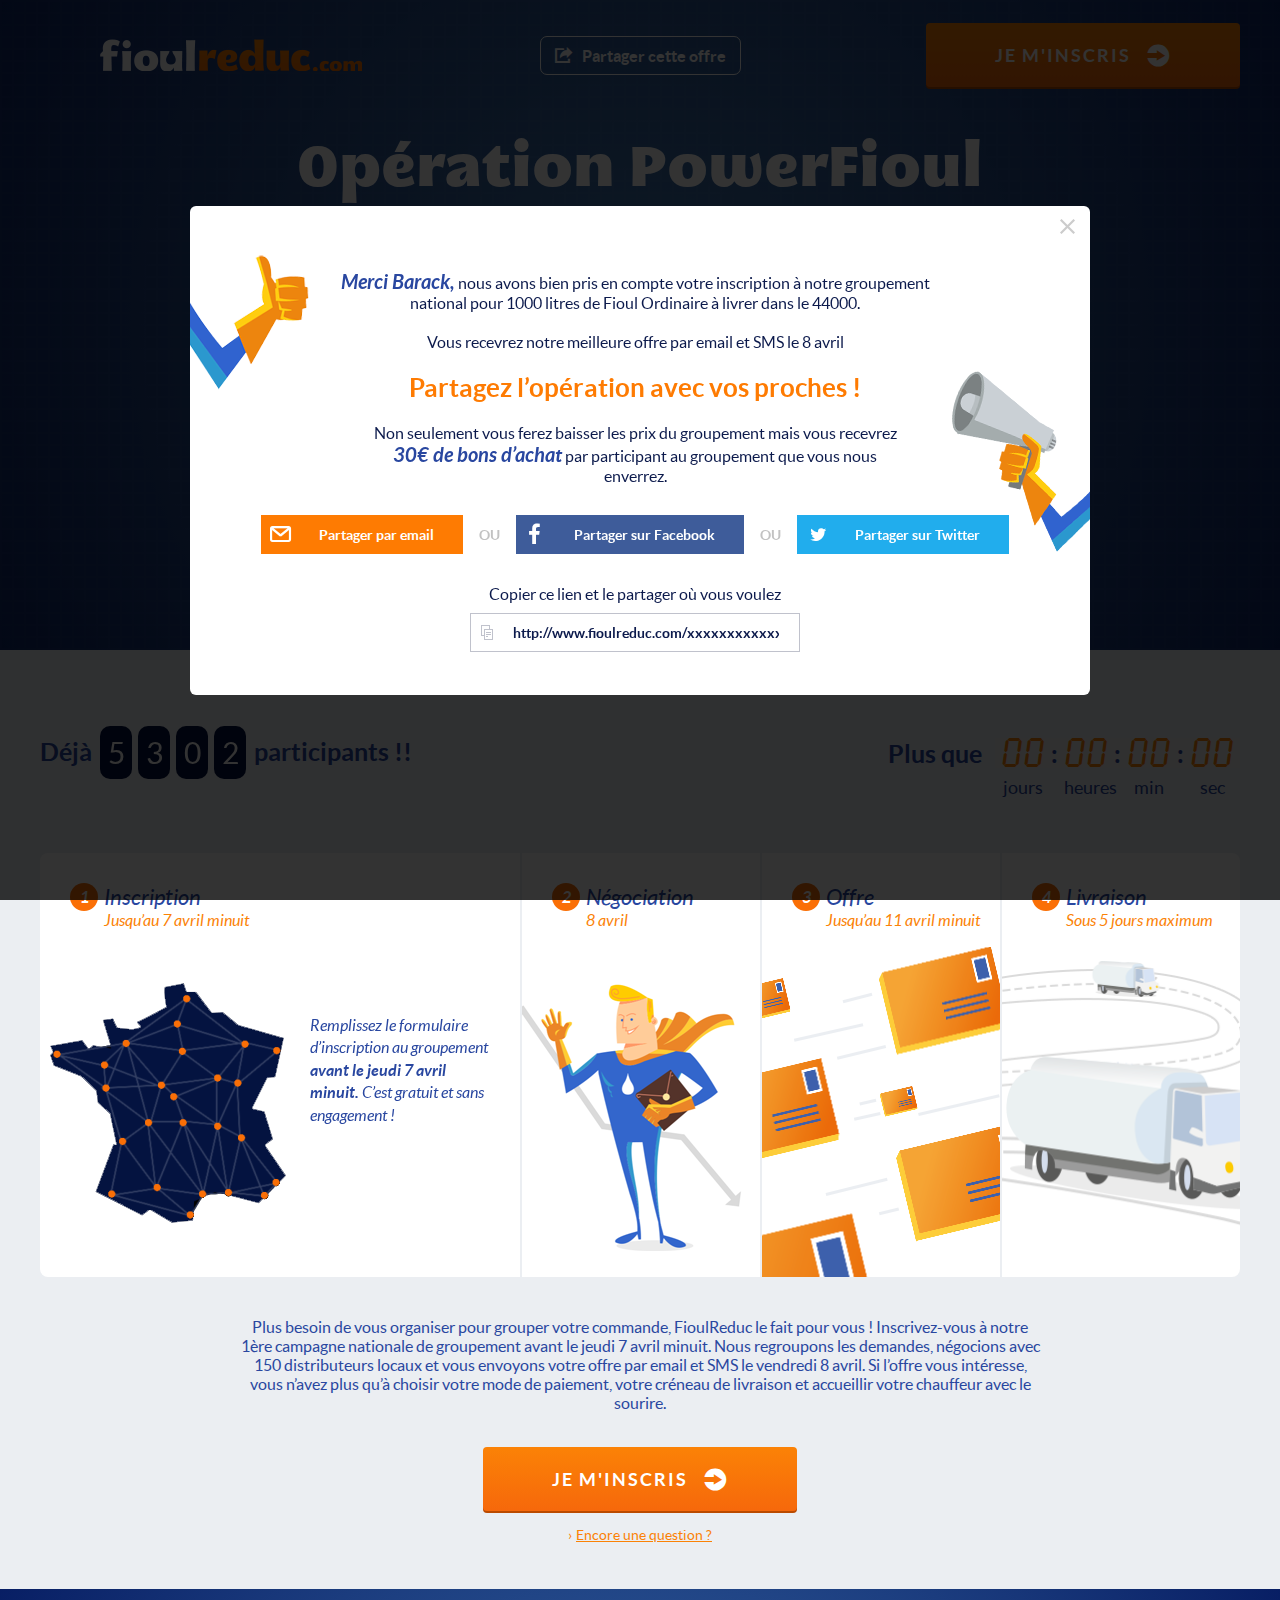
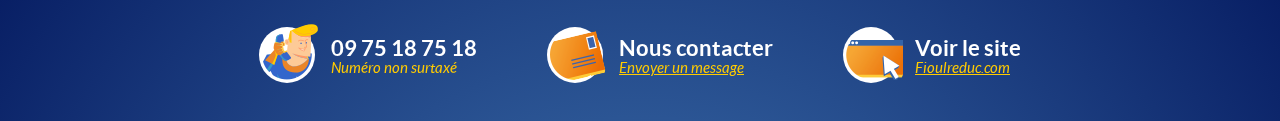
<file: popup-partage.html>
<!DOCTYPE html>
<!--[if lt IE 7]>      <html class="no-js lt-ie10 lt-ie9 lt-ie8 lt-ie7"> <![endif]-->
<!--[if IE 7]>         <html class="no-js lt-ie10 lt-ie9 lt-ie8"> <![endif]-->
<!--[if IE 8]>         <html class="no-js lt-ie10 lt-ie9"> <![endif]-->
<!--[if IE 9]>         <html class="no-js lt-ie10"> <![endif]-->
<!--[if gt IE 9]><!--> <html class="no-js gt-ie9"> <!--<![endif]-->
	<head>
		<meta http-equiv="Cache-Control" content="no-cache, no-store, must-revalidate" />
		<meta http-equiv="Pragma" content="no-cache" />
		<meta http-equiv="Expires" content="0" />
	  	<meta charset="utf-8">
	  	<meta http-equiv="X-UA-Compatible" content="IE=edge,chrome=1">
	  	<title>FioulReduc</title>
	  	<meta name="description" content="">
	  	<meta name="viewport" content="width=device-width,initial-scale=1">
	  	<link rel="stylesheet" href="css/libs/normalize.css">
	  	<link rel="stylesheet" type="text/css" href="css/libs/jquery.countdown.css"> 
	  	<link rel="stylesheet" href="js/libs/odometer/themes/odometer-theme-train-station.css" />
	  	<link rel="stylesheet" href="css/style.css">
		<script src="js/libs/modernizr.js" type="text/javascript" charset="utf-8"></script>
	</head>
	
	<body>
	  	<header id="header">
	  		<div class="container">
				<div class="wrapper-align-middle">
					<div class="content-align-middle" id="wrapper-logo-header">
						<a href="/" class="logo-fioulreduc"></a>
					</div><!--
					--><div class="content-align-middle" id="wrapper-right-header">
						<div class="wrapper-align-middle">
							<div class="content-align-middle txt-centered">
								<button class="btn-share">Partager cette offre</button>
							</div><!--
							--><div class="content-align-middle txt-right-aligned" id="wrapper-btn-inscription">
								<button class="btn-block has-popup" data-ref-popup="inscription">Je m'inscris</button>
							</div>
						</div>
					</div>
				</div>
			</div>
	  	</header>
  	  	<section class="txt-centered grid" id="top-event">
  		  	<div id="wrapper-illus">
  		  		<div id="ombre-socle"></div>
  		  		<div id="ombre-prix"></div>
  		  		<div id="prix"></div>
  		  		<div id="ensemble-crew">
  		  			<div id="glow"></div>
  		  			<div id="personnages"><div id="cape"></div></div>
  		  		</div>
  		  	</div>
  	  		<div class="container">
  	  			<h1>Opération PowerFioul</h1>
  	  			<p>L’union fait la force : plus vous êtes nombreux à rejoindre le groupement, plus le prix baisse&nbsp;!</p>
  	  		</div>
  	  	</section>
	  	<section id="content-event" class="bloc-gris-bleu">
	  		<div class="container">
	  			<div class="wrapper-compteurs clearfix">
					<h2 class="wrapper-compteur-participants">Déjà <span class="compteur-participants"></span> participants !!</h2>
					<h2 class="wrapper-decompteur-event">Plus que 
					<span class="decompteur-event">
						<span class="days"></span>
						<span class="hours"></span>
						<span class="minutes"></span>
						<span class="seconds"></span>
					</span></h2>
	  			</div>
	  			<ul id="etapes-event" class="etape-1-active">
	  				<li class="etape etape-1 open">
	  					<div class="title-etape">
	  						<h3>Inscription</h3><!--
	  						--><h4>Jusqu’au 7 avril minuit</h4>
	  					</div>
	  					<div class="content-etape">
		  					<p>Remplissez le formulaire d’inscription au groupement <strong>avant le jeudi 7 avril minuit.</strong> C’est gratuit et sans engagement !</p>
		  				</div>
	  				</li><!--
	  				--><li class="etape etape-2">
	  					<div class="title-etape">
	  						<h3>Négociation</h3><!--
	  						--><h4>8 avril</h4>
	  					</div>
	  					<div class="content-etape">
		  					<p>En fonction du nombre d’inscrits par département, nous négocions vos offres de groupement <strong>avec plus de 150 distributeurs locaux.</strong></p>
		  				</div>
	  				</li><!--
	  				--><li class="etape etape-3">
	  					<div class="title-etape">
	  						<h3>Offre</h3><!--
	  						--><h4>Jusqu’au 11 avril minuit</h4>
	  					</div>
	  					<div class="content-etape">
		  					<p>Vous recevez le <strong>vendredi 8 avril à 12h</strong> votre offre personnalisée par email et SMS. Cette offre reste valable jusqu’au lundi 11 avril minuit.</p>
		  				</div>
	  				</li><!--
	  				--><li class="etape etape-4">
	  					<div class="title-etape">
	  						<h3>Livraison</h3><!--
	  						--><h4>Sous 5 jours maximum</h4>
	  					</div>
	  					<div class="content-etape">
		  					<p>Vous choisissez votre mode de règlement (à la livraison ou à la commande en 1 à 10 fois) et vous êtes <strong>livré sous 5 jours</strong> au créneau convenu par téléphone.</p>
		  				</div>
	  				</li>
	  			</ul>
	  			<div id="inscription-event" class="txt-centered">
	  				<p>Plus besoin de vous organiser pour grouper votre commande, FioulReduc le fait pour vous ! Inscrivez-vous à notre 1ère campagne nationale de groupement avant le jeudi 7 avril minuit. Nous regroupons les demandes, négocions avec 150 distributeurs locaux et vous envoyons votre offre par email et SMS le vendredi 8 avril. Si l’offre vous intéresse, vous n’avez plus qu’à choisir votre mode de paiement, votre créneau de livraison et accueillir votre chauffeur avec le sourire.</p>
	  				<button class="btn-block has-popup" data-ref-popup="inscription">Je m'inscris</button>
	  				<div>
						<a class="btn-arrow" href="#">Encore une question ?</a>
	  				</div>
	  			</div>
	  		</div>
	  	</section>
	  	<footer id="footer" class="bloc-degrade-bleu">
	  		<div class="container">
				<nav class="menu-contact">
					<ul>
						<li id="topbar-phone-link" class="tel">
							<a href="tel:+33975187518"><span class="illus-menu"><span class="visu-menu mascotte"></span></span><span class="zone-texte-menu">09 75 18 75 18 <br><span class="indic-menu">Numéro non surtaxé</span></span></a>
						</li><!--
						--><li id="topbar-contact-link">
							<a href="http://www.fioulreduc.com/contact"><span class="illus-menu"><span class="visu-menu adresse"></span></span><span class="zone-texte-menu">Nous contacter<br><span class="indic-menu underline">Envoyer un message</span></span></a>
						</li><!--
						--><li id="topbar-account-link">
							<a href="http://www.fioulreduc.com/"><span class="illus-menu"><span class="visu-menu site"></span></span><span class="zone-texte-menu">Voir le site <br><span class="indic-menu underline">Fioulreduc.com</span></span></a>
						</li>
					</ul>
				</nav>
	  		</div>
	  	</footer>
		
		<div class="wrapper-popup" data-popup="inscription">
			<div class="container-popup">
				<div class="popup">
					<button class="btn-close-popup icon-cross"></button>
					<div class="content-popup">
						<form>
							<div class="head-form">
								<img src="img/livraison.png" srcset="img/livraison.png 1x, img/livraison@2x.png 2x" alt="Livraison">
								<h4>Votre besoin</h4>
								<p>Votre inscription ne vous engage pas à passer commande</p>
							</div>
							<fieldset class="obli">
								<label for="code-postal">Code postal :</label><!--
								--><div class="zone-form">
									<input type="text" class="size1" id="code-postal" name="code-postal" pattern= "[0-9]+" required><!--
									--><div class="error-message">
										Vérifier votre code postal
									</div><!--
									--><div class="bg-zone-form"></div>
								</div>
							</fieldset>
							<fieldset class="obli">
								<label for="quantite">Quantité :</label><!--
								--><div class="zone-form">
									<input type="text" class="size1" id="quantite" name="quantite" pattern= "[0-9]+" required><!--
									--><div class="indic-form">litres</div><!--
									--><div class="error-message">
										Minimum 500 litres
									</div><!--
									--><div class="bg-zone-form"></div>
								</div>
							</fieldset>
							<fieldset class="obli">
								<div class="equi-label">Fioul :</div><!--
								--><label class="radio active" for="ordinaire">
									<input type="radio" id="ordinaire" name="fioul" value="ordinaire" checked="checked"> Ordinaire
								</label><!-- 
								--><label class="radio" for="superieur">
									<input type="radio" id="superieur" name="fioul" value="superieur"> Supérieur
								</label>
							</fieldset>
							<div class="head-form" id="head-coordonnees">
								<img src="img/commande.png" srcset="img/commande.png 1x, img/commande@2x.png 2x" alt="Commande">
								<h4>Vos coordonnées</h4>
								<p>Nous vous enverrons votre offre par email et SMS</p>
							</div>
							<fieldset class="obli">
								<label for="email">Email :</label><!--
								--><div class="zone-form">
									<input type="email" class="size2" id="email" name="email" pattern="[a-z0-9!#$%&'*+/=?^_`{|}~-]+(?:\.[a-z0-9!#$%&'*+/=?^_`{|}~-]+)*@(?:[a-z0-9](?:[a-z0-9-]*[a-z0-9])?\.)+[a-z0-9](?:[a-z0-9-]*[a-z0-9])?" required><!--
									--><div class="error-message">
										Vérifier votre adresse email
									</div><!--
									--><div class="bg-zone-form"></div>
								</div>
							</fieldset>
							<fieldset class="obli">
								<label for="prenom">Prénom :</label><!--
								--><div class="zone-form">
									<input type="text" class="size2" id="prenom" name="prenom" required><!--
									--><div class="error-message">
										Indiquer un prénom
									</div><!--
									--><div class="bg-zone-form"></div>
								</div>
							</fieldset>
							<fieldset class="obli">
								<label for="nom">Nom :</label><!--
								--><div class="zone-form">
									<input type="text" class="size2" id="nom" name="nom" required><!--
									--><div class="error-message">
										Indiquer un nom
									</div><!--
									--><div class="bg-zone-form"></div>
								</div>
							</fieldset>
							<fieldset>
								<label for="tel">Téléphone portable :</label><!--
								--><input type="tel" class="size3" id="tel" name="tel"><!--
								--><div class="indic-form facultatif">Facultatif</div>
							</fieldset>
							<div class="zone-btn-form">
								<button class="btn-block small">Je m'inscris</button>
							</div>
						</form>
					</div>
				</div>
			</div>
		</div>
		<div class="wrapper-popup open" data-popup="partage-etape" id="popup-partage-etape">
			<div class="container-popup big">
				<div class="popup">
					<button class="btn-close-popup icon-cross"></button>
					<div class="content-popup txt-centered">
						<p class="small"><strong>Merci Barack,</strong> nous avons bien pris en compte votre inscription à notre groupement national pour 1000 litres de Fioul Ordinaire à livrer dans le 44000.</p>
						<p class="small">Vous recevrez notre meilleure offre par email et SMS le 8&nbsp;avril</p>
						<h2>Partagez l’opération avec vos&nbsp;proches&nbsp;!</h2>
						<p class="very-small">Non seulement vous ferez baisser les prix du groupement mais vous recevrez <strong>30€ de bons d’achat</strong> par participant au groupement que vous nous enverrez.</p>
						<div id="zone-btn-partage">
							<ul class="partage">
								<li>
									<a class="mail" id="btn-partage-email" href="#">Partager par email</a>
								</li><!--
								--><li>
									<div class="ou">ou</div><!--
									--><a class="facebook" href="https://www.facebook.com/dialog/feed?app_id=184683071273&link=http%3A%2F%2Fwww.fioulreduc.com%2Fxxxxxxxxxxxx&picture=http%3A%2F%2Fwww.insert-image-share-url-here.jpg&name=Op%C3%A9ration%20Powerfioul&caption=%20&description=Description%20de%20l'op%C3%A9ration%20Powerfioul&redirect_uri=http%3A%2F%2Fwww.facebook.com%2F" target="blank">Partager sur Facebook</a>
								</li><!--
								--><li>
									<div class="ou">ou</div><!--
									--><a class="twitter" href="http://twitter.com/intent/tweet?text=Participez%20%C3%A0%20l'op%C3%A9ration%20Powerfioul%20en%20cliquant%20sur%20ce%20lien%20http%3A%2F%2Fwww.fioulreduc.com%2Fxxxxxxxxxxxx">Partager sur Twitter</a>
								</li>
							</ul>
							<p class="small-margin">Copier ce lien et le partager où vous voulez</p>
							<div class="zone-partage">
								<input type="text" id="lien-partage" value="http://www.fioulreduc.com/xxxxxxxxxxxx">
								<button data-clipboard-target="#lien-partage" id="btn-partage" class="btn-clipboard"></button>
							</div>
						</div>
						<div id="partage-email">
							<button id="btn-close-partage-email" class="btn-arrow-left no-underline">Retour</button><!--
							--><h5><span class="icon-mail"></span>Inviter vos proches par email</h5>
							<form>
								<ul>
									<li>
										<input type="email" placeholder="Saisir l'email de votre choix"></input><!--
										--><button class="btn-plus"></button>
									</li>
								</ul>
								<button class="btn-block-arrow">Envoyer ces invitations</button>
							</form>
						</div>
					</div>
				</div>
			</div>
		</div>
		<div class="wrapper-popup" data-popup="partage" id="popup-partage">
			<div class="container-popup big">
				<div class="popup">
					<button class="btn-close-popup icon-cross"></button>
					<div class="content-popup txt-centered">
						<h2>Partagez l’opération avec vos&nbsp;proches&nbsp;!</h2>
						<p class="very-small">Non seulement vous ferez baisser les prix du groupement mais vous recevrez <strong>30€ de bons d’achat</strong> par participant au groupement que vous nous enverrez.</p>
						<div id="zone-btn-partage">
							<ul class="partage">
								<li>
									<a class="mail" id="btn-partage-email" href="#">Partager par email</a>
								</li><!--
								--><li>
									<div class="ou">ou</div><!--
									--><a class="facebook" href="https://www.facebook.com/dialog/feed?app_id=184683071273&link=http%3A%2F%2Fwww.fioulreduc.com%2Fxxxxxxxxxxxx&picture=http%3A%2F%2Fwww.insert-image-share-url-here.jpg&name=Op%C3%A9ration%20Powerfioul&caption=%20&description=Description%20de%20l'op%C3%A9ration%20Powerfioul&redirect_uri=http%3A%2F%2Fwww.facebook.com%2F" target="blank">Partager sur Facebook</a>
								</li><!--
								--><li>
									<div class="ou">ou</div><!--
									--><a class="twitter" href="http://twitter.com/intent/tweet?text=Participez%20%C3%A0%20l'op%C3%A9ration%20Powerfioul%20en%20cliquant%20sur%20ce%20lien%20http%3A%2F%2Fwww.fioulreduc.com%2Fxxxxxxxxxxxx">Partager sur Twitter</a>
								</li>
							</ul>
							<p class="small-margin">Copier ce lien et le partager où vous voulez</p>
							<div class="zone-partage">
								<input type="text" id="lien-partage" value="http://www.fioulreduc.com/xxxxxxxxxxxx">
								<button data-clipboard-target="#lien-partage" id="btn-partage" class="btn-clipboard"></button>
							</div>
						</div>
						<div id="partage-email">
							<button id="btn-close-partage-email" class="btn-arrow-left no-underline">Retour</button><!--
							--><h5><span class="icon-mail"></span>Inviter vos proches par email</h5>
							<form>
								<ul>
									<li>
										<input type="email" placeholder="Saisir l'email de votre choix"></input><!--
										--><button class="btn-plus"></button>
									</li>
								</ul>
								<button class="btn-block-arrow">Envoyer ces invitations</button>
							</form>
						</div>
					</div>
				</div>
			</div>
		</div>

		<!-- jQuery -->
		<script src="js/libs/jquery-1.11.1.min.js" type="text/javascript" charset="utf-8"></script>
		<!-- Tweens -->
		<script src="js/libs/greensock/TweenMax.min.js" type="text/javascript" charset="utf-8"></script>
		<script src="js/libs/greensock/TimelineMax.min.js" type="text/javascript" charset="utf-8"></script>
		<!-- odometer -->
		<script src="js/libs/odometer/odometer.js"></script>
		<!-- countdown -->
		<script type="text/javascript" src="js/libs/jquery.plugin.js"></script> 
		<script type="text/javascript" src="js/libs/jquery.countdown.js"></script>
		<!-- Clipboard -->
		<script type="text/javascript" src="js/libs/clipboard.min.js"></script>

		<script src="js/script.js" type="text/javascript" charset="utf-8"></script>
	</body>
</html>
</file>
<file: js/libs/odometer/themes/odometer-theme-train-station.css>
@import url("//fonts.googleapis.com/css?family=Economica");
.odometer.odometer-auto-theme, .odometer.odometer-theme-train-station {
  display: -moz-inline-box;
  -moz-box-orient: vertical;
  display: inline-block;
  vertical-align: middle;
  *vertical-align: auto;
  position: relative;
}
.odometer.odometer-auto-theme, .odometer.odometer-theme-train-station {
  *display: inline;
}
.odometer.odometer-auto-theme .odometer-digit, .odometer.odometer-theme-train-station .odometer-digit {
  display: -moz-inline-box;
  -moz-box-orient: vertical;
  display: inline-block;
  vertical-align: middle;
  *vertical-align: auto;
  position: relative;
}
.odometer.odometer-auto-theme .odometer-digit, .odometer.odometer-theme-train-station .odometer-digit {
  *display: inline;
}
.odometer.odometer-auto-theme .odometer-digit .odometer-digit-spacer, .odometer.odometer-theme-train-station .odometer-digit .odometer-digit-spacer {
  display: -moz-inline-box;
  -moz-box-orient: vertical;
  display: inline-block;
  vertical-align: middle;
  *vertical-align: auto;
  visibility: hidden;
}
.odometer.odometer-auto-theme .odometer-digit .odometer-digit-spacer, .odometer.odometer-theme-train-station .odometer-digit .odometer-digit-spacer {
  *display: inline;
}
.odometer.odometer-auto-theme .odometer-digit .odometer-digit-inner, .odometer.odometer-theme-train-station .odometer-digit .odometer-digit-inner {
  text-align: left;
  display: block;
  position: absolute;
  top: 0;
  left: 0;
  right: 0;
  bottom: 0;
  overflow: hidden;
}
.odometer.odometer-auto-theme .odometer-digit .odometer-ribbon, .odometer.odometer-theme-train-station .odometer-digit .odometer-ribbon {
  display: block;
}
.odometer.odometer-auto-theme .odometer-digit .odometer-ribbon-inner, .odometer.odometer-theme-train-station .odometer-digit .odometer-ribbon-inner {
  display: block;
  -webkit-backface-visibility: hidden;
}
.odometer.odometer-auto-theme .odometer-digit .odometer-value, .odometer.odometer-theme-train-station .odometer-digit .odometer-value {
  display: block;
  -webkit-transform: translateZ(0);
}
.odometer.odometer-auto-theme .odometer-digit .odometer-value.odometer-last-value, .odometer.odometer-theme-train-station .odometer-digit .odometer-value.odometer-last-value {
  position: absolute;
}
.odometer.odometer-auto-theme.odometer-animating-up .odometer-ribbon-inner, .odometer.odometer-theme-train-station.odometer-animating-up .odometer-ribbon-inner {
  -webkit-transition: -webkit-transform 2s;
  -moz-transition: -moz-transform 2s;
  -ms-transition: -ms-transform 2s;
  -o-transition: -o-transform 2s;
  transition: transform 2s;
}
.odometer.odometer-auto-theme.odometer-animating-up.odometer-animating .odometer-ribbon-inner, .odometer.odometer-theme-train-station.odometer-animating-up.odometer-animating .odometer-ribbon-inner {
  -webkit-transform: translateY(-100%);
  -moz-transform: translateY(-100%);
  -ms-transform: translateY(-100%);
  -o-transform: translateY(-100%);
  transform: translateY(-100%);
}
.odometer.odometer-auto-theme.odometer-animating-down .odometer-ribbon-inner, .odometer.odometer-theme-train-station.odometer-animating-down .odometer-ribbon-inner {
  -webkit-transform: translateY(-100%);
  -moz-transform: translateY(-100%);
  -ms-transform: translateY(-100%);
  -o-transform: translateY(-100%);
  transform: translateY(-100%);
}
.odometer.odometer-auto-theme.odometer-animating-down.odometer-animating .odometer-ribbon-inner, .odometer.odometer-theme-train-station.odometer-animating-down.odometer-animating .odometer-ribbon-inner {
  -webkit-transition: -webkit-transform 2s;
  -moz-transition: -moz-transform 2s;
  -ms-transition: -ms-transform 2s;
  -o-transition: -o-transform 2s;
  transition: transform 2s;
  -webkit-transform: translateY(0);
  -moz-transform: translateY(0);
  -ms-transform: translateY(0);
  -o-transform: translateY(0);
  transform: translateY(0);
}

.odometer.odometer-auto-theme, .odometer.odometer-theme-train-station {
  font-family: "Economica", sans-serif;
}
.odometer.odometer-auto-theme .odometer-digit, .odometer.odometer-theme-train-station .odometer-digit {
  display: -moz-inline-box;
  -moz-box-orient: vertical;
  display: inline-block;
  vertical-align: middle;
  *vertical-align: auto;
  -moz-border-radius: 0.1em;
  -webkit-border-radius: 0.1em;
  -o-border-radius: 0.1em;
  -ms-border-radius: 0.1em;
  -khtml-border-radius: 0.1em;
  border-radius: 0.1em;
  background-image: -webkit-gradient(linear, 50% 0%, 50% 100%, color-stop(0%, #111111), color-stop(35%, #111111), color-stop(55%, #333333), color-stop(55%, #111111), color-stop(100%, #111111));
  background-image: -webkit-linear-gradient(top, #111111 0%, #111111 35%, #333333 55%, #111111 55%, #111111 100%);
  background-image: -moz-linear-gradient(top, #111111 0%, #111111 35%, #333333 55%, #111111 55%, #111111 100%);
  background-image: -o-linear-gradient(top, #111111 0%, #111111 35%, #333333 55%, #111111 55%, #111111 100%);
  background-image: -ms-linear-gradient(top, #111111 0%, #111111 35%, #333333 55%, #111111 55%, #111111 100%);
  background-image: linear-gradient(top, #111111 0%, #111111 35%, #333333 55%, #111111 55%, #111111 100%);
  background-color: #222222;
  padding: 0 0.15em;
  color: white;
}
.odometer.odometer-auto-theme .odometer-digit, .odometer.odometer-theme-train-station .odometer-digit {
  *display: inline;
}
.odometer.odometer-auto-theme .odometer-digit + .odometer-digit, .odometer.odometer-theme-train-station .odometer-digit + .odometer-digit {
  margin-left: 0.1em;
}
.odometer.odometer-auto-theme .odometer-digit .odometer-digit-inner, .odometer.odometer-theme-train-station .odometer-digit .odometer-digit-inner {
  left: 0.15em;
}
</file>
<file: css/style.css>
/* @group import */
/* @group Colors */
/* @end */
/* @group Fonts */
@font-face {
  font-family: 'lato-bold';
  src: url('../fonts/Lato-Bol.eot');
  /* IE9 Compat Modes */
  src: url('../fonts/Lato-Bol.eot?#iefix') format('embedded-opentype'), /* IE6-IE8 */ url('../fonts/Lato-Bol.woff') format('woff'), /* Modern Browsers */ url('../fonts/Lato-Bol.ttf') format('truetype'), /* Safari, Android, iOS */ url('../fonts/Lato-Bol.svg#eea591db52cf6ebc8992abb7621b9256') format('svg');
  /* Legacy iOS */
  font-style: normal;
  font-weight: normal;
}
@font-face {
  font-family: 'lato-bold-italic';
  src: url('../fonts/Lato-BolIta.eot');
  /* IE9 Compat Modes */
  src: url('../fonts/Lato-BolIta.eot?#iefix') format('embedded-opentype'), /* IE6-IE8 */ url('../fonts/Lato-BolIta.woff') format('woff'), /* Modern Browsers */ url('../fonts/Lato-BolIta.ttf') format('truetype'), /* Safari, Android, iOS */ url('../fonts/Lato-BolIta.svg#030f5996dac0d7b15fbd4081adedf95b') format('svg');
  /* Legacy iOS */
  font-style: normal;
  font-weight: normal;
}
@font-face {
  font-family: 'lato-hairline';
  src: url('../fonts/Lato-Hai.eot');
  /* IE9 Compat Modes */
  src: url('../fonts/Lato-Hai.eot?#iefix') format('embedded-opentype'), /* IE6-IE8 */ url('../fonts/Lato-Hai.woff') format('woff'), /* Modern Browsers */ url('../fonts/Lato-Hai.ttf') format('truetype'), /* Safari, Android, iOS */ url('../fonts/Lato-Hai.svg#477d11e773543baa2ffc5ab40fca9623') format('svg');
  /* Legacy iOS */
  font-style: normal;
  font-weight: normal;
}
@font-face {
  font-family: 'lato-hairline-italic';
  src: url('../fonts/Lato-HaiIta.eot');
  /* IE9 Compat Modes */
  src: url('../fonts/Lato-HaiIta.eot?#iefix') format('embedded-opentype'), /* IE6-IE8 */ url('../fonts/Lato-HaiIta.woff') format('woff'), /* Modern Browsers */ url('../fonts/Lato-HaiIta.ttf') format('truetype'), /* Safari, Android, iOS */ url('../fonts/Lato-HaiIta.svg#a326329371e687b71c219b7d91fb9255') format('svg');
  /* Legacy iOS */
  font-style: normal;
  font-weight: normal;
}
@font-face {
  font-family: 'lato-light';
  src: url('../fonts/Lato-Lig.eot');
  /* IE9 Compat Modes */
  src: url('../fonts/Lato-Lig.eot?#iefix') format('embedded-opentype'), /* IE6-IE8 */ url('../fonts/Lato-Lig.woff') format('woff'), /* Modern Browsers */ url('../fonts/Lato-Lig.ttf') format('truetype'), /* Safari, Android, iOS */ url('../fonts/Lato-Lig.svg#80d8021909d835b751af094d043ad177') format('svg');
  /* Legacy iOS */
  font-style: normal;
  font-weight: normal;
}
@font-face {
  font-family: 'lato-light-italic';
  src: url('../fonts/Lato-LigIta.eot');
  /* IE9 Compat Modes */
  src: url('../fonts/Lato-LigIta.eot?#iefix') format('embedded-opentype'), /* IE6-IE8 */ url('../fonts/Lato-LigIta.woff') format('woff'), /* Modern Browsers */ url('../fonts/Lato-LigIta.ttf') format('truetype'), /* Safari, Android, iOS */ url('../fonts/Lato-LigIta.svg#7015aa8810c4a9d1026a85e4ddcdf7a4') format('svg');
  /* Legacy iOS */
  font-style: normal;
  font-weight: normal;
}
@font-face {
  font-family: 'lato';
  src: url('../fonts/Lato-Reg.eot');
  /* IE9 Compat Modes */
  src: url('../fonts/Lato-Reg.eot?#iefix') format('embedded-opentype'), /* IE6-IE8 */ url('../fonts/Lato-Reg.woff') format('woff'), /* Modern Browsers */ url('../fonts/Lato-Reg.ttf') format('truetype'), /* Safari, Android, iOS */ url('../fonts/Lato-Reg.svg#48e70b8825d557df57af3e4f7d4c31be') format('svg');
  /* Legacy iOS */
  font-style: normal;
  font-weight: normal;
}
@font-face {
  font-family: 'lato-italic';
  src: url('../fonts/Lato-RegIta.eot');
  /* IE9 Compat Modes */
  src: url('../fonts/Lato-RegIta.eot?#iefix') format('embedded-opentype'), /* IE6-IE8 */ url('../fonts/Lato-RegIta.woff') format('woff'), /* Modern Browsers */ url('../fonts/Lato-RegIta.ttf') format('truetype'), /* Safari, Android, iOS */ url('../fonts/Lato-RegIta.svg#51ac4eb0bc1817d276ca824c5353e08f') format('svg');
  /* Legacy iOS */
  font-style: normal;
  font-weight: normal;
}
@font-face {
  font-family: 'megalopolis';
  src: url('../fonts/megalopolisextra-webfont.eot');
  src: url('../fonts/megalopolisextra-webfont.eot?#iefix') format('embedded-opentype'), url('../fonts/megalopolisextra-webfont.woff') format('woff'), url('../fonts/megalopolisextra-webfont.ttf') format('truetype'), url('../fonts/megalopolisextra-webfont.svg#megalopolis_extraregular') format('svg');
  font-weight: normal;
  font-style: normal;
}
@font-face {
  font-family: 'FioulReducEvent';
  src: url('../fonts/FioulReducEvent.eot?erh2gf');
  src: url('../fonts/FioulReducEvent.eot?erh2gf#iefix') format('embedded-opentype'), url('../fonts/FioulReducEvent.woff2?erh2gf') format('woff2'), url('../fonts/FioulReducEvent.ttf?erh2gf') format('truetype'), url('../fonts/FioulReducEvent.woff?erh2gf') format('woff'), url('../fonts/FioulReducEvent.svg?erh2gf#FioulReducEvent') format('svg');
  font-weight: normal;
  font-style: normal;
}
@font-face {
  font-family: 'LCDNormal';
  src: url('../fonts/lcd-n___-webfont.eot');
  src: url('../fonts/lcd-n___-webfont.eot?#iefix') format('embedded-opentype'), url('../fonts/lcd-n___-webfont.woff') format('woff'), url('../fonts/lcd-n___-webfont.ttf') format('truetype'), url('../fonts/lcd-n___-webfont.svg#LCDNormal') format('svg');
  font-weight: normal;
  font-style: normal;
}
[class^="icon-"],
[class*=" icon-"],
.font-icon {
  /* use !important to prevent issues with browser extensions that change fonts */
  font-family: 'FioulReducEvent' !important;
  speak: none;
  font-style: normal;
  font-weight: normal;
  font-variant: normal;
  text-transform: none;
  line-height: 1;
  /* Better Font Rendering =========== */
  -webkit-font-smoothing: antialiased;
  -moz-osx-font-smoothing: grayscale;
}
.icon-twitter:before {
  content: "\f099";
}
.icon-facebook:before {
  content: "\f09a";
}
.icon-mail:before {
  content: "\e903";
}
.icon-cross:before {
  content: "\e902";
}
.icon-fleche-rond:before {
  content: "\e900";
}
.icon-share:before {
  content: "\e901";
}
/* @end */
/* @group Mes styles */
/* @group General */
html,
button,
input,
select,
textarea {
  color: #000;
}
hr {
  display: block;
  height: 1px;
  border: 0;
  border-top: 1px solid #ccc;
  margin: 16px 0;
  padding: 0;
}
img {
  vertical-align: middle;
}
fieldset {
  border: 0;
  margin: 0;
  padding: 0;
}
textarea {
  resize: vertical;
}
/* selection */
::-moz-selection {
  background: #000;
  color: #fff;
  text-shadow: none;
}
::selection {
  background: #000;
  color: #fff;
  text-shadow: none;
}
/* @end */
/* @group Global */
html,
body {
  font-family: 'lato', sans-serif;
  font-weight: normal;
  font-size: 1em;
  text-rendering: optimizeLegibility;
}
h1 {
  font-family: 'megalopolis', sans-serif;
  font-weight: normal;
  font-size: 3.5em;
  margin: 0 0 5px 0;
}
h2 {
  font-family: 'lato-bold', sans-serif;
  font-weight: normal;
  font-size: 1.563em;
  text-rendering: optimizeLegibility;
  margin: 0;
  padding: 0;
}
h3 {
  font-family: 'lato-bold', sans-serif;
  font-weight: normal;
  font-size: 1.375em;
  text-rendering: optimizeLegibility;
}
h4 {
  font-family: 'lato-bold', sans-serif;
  font-weight: normal;
  font-size: 1.25em;
  text-rendering: optimizeLegibility;
  color: #2947a0;
  margin: 0;
  padding: 0 0 5px 0;
  border-bottom: 1px solid #c0c2cc;
}
h5 {
  font-family: 'lato', sans-serif;
  font-weight: normal;
  font-size: 1em;
  text-rendering: optimizeLegibility;
  margin: 0;
  color: #0c1a4c;
}
h5 .icon-mail {
  display: inline-block;
  vertical-align: top;
  margin: 2px 8px 0 0;
}
p {
  font-family: 'lato', sans-serif;
  font-weight: normal;
  font-size: 1em;
  text-rendering: optimizeLegibility;
  margin: 10px 0;
}
p strong {
  font-family: 'lato-bold', sans-serif;
  font-weight: normal;
  font-size: 1em;
  text-rendering: optimizeLegibility;
}
b,
strong {
  font-weight: normal;
}
.container {
  max-width: 1240px;
  box-sizing: border-box;
  padding: 0 20px;
  margin: 0 auto;
}
.txt-centered {
  text-align: center;
}
.txt-right-aligned {
  text-align: right;
}
.wrapper-align-middle {
  display: table;
  width: 100%;
  margin: 0;
  padding: 0;
}
.content-align-middle {
  display: table-cell;
  vertical-align: middle;
  box-sizing: border-box;
}
.content-align-top {
  display: table-cell;
  vertical-align: top;
  box-sizing: border-box;
}
.logo-fioulreduc {
  display: inline-block;
  vertical-align: top;
  width: 262px;
  height: 32px;
  margin: 0;
  padding: 0;
  background: url("../layoutImg/logo.png") no-repeat 0 0;
  background-size: 100% 100%;
}
.bloc-gris-bleu {
  background-color: #ebeef2;
}
.bloc-degrade-bleu {
  background-color: #071d63;
  background-image: -webkit-radial-gradient(50% 350%, 800px 800px, #457db7 0%, #071d63 100%);
  background-image: radial-gradient(50% 350%, 800px 800px, #457db7 0%, #071d63 100%);
}
.grid {
  background-color: #071d63;
  background-image: -webkit-radial-gradient(50% 50%, 800px 800px, #457db7 0%, #071d63 100%);
  background-image: radial-gradient(50% 50%, 800px 800px, #457db7 0%, #071d63 100%);
  color: #ffffff;
}
.grid:before {
  content: "";
  display: block;
  width: 100%;
  height: 100%;
  position: absolute;
  top: 0;
  left: 0;
  background: url('../layoutImg/grille.png') repeat left top;
  opacity: 0.02;
}
.grid .container {
  position: relative;
}
.wrapper-compteurs .wrapper-compteur-participants {
  float: left;
}
.wrapper-compteurs .wrapper-decompteur-event {
  float: right;
}
/* @end */
/* @group Non semantic Boilerplate */
/* remplacement image */
.ir {
  background-color: transparent;
  border: 0;
  overflow: hidden;
  /* IE 6/7 fallback */
  *text-indent: -9999px;
}
.ir:before {
  content: "";
  display: block;
  width: 0;
  height: 100%;
}
/* masqué */
.hidden {
  display: none !important;
}
/* clearfix */
.clearfix:before,
.clearfix:after {
  content: " ";
  /* 1 */
  display: table;
  /* 2 */
}
.clearfix:after {
  clear: both;
}
/* @end */
/* @group Header */
#header {
  position: absolute;
  top: 0;
  left: 0;
  width: 100%;
  padding: 23px 0;
  z-index: 2;
}
#header .logo-fioulreduc {
  margin: 0 60px;
}
#header .wrapper-align-middle {
  table-layout: fixed;
}
#header #wrapper-logo-header {
  width: 325px;
}
#header #wrapper-btn-inscription {
  width: 325px;
}
/* @end */
/* @group Top event */
#top-event {
  box-sizing: border-box;
  height: 650px;
  padding: 125px 0 0 0;
  position: relative;
  overflow: hidden;
}
#top-event .container {
  position: relative;
}
#top-event p {
  margin-top: 5px;
}
/* @end */
/* @group Visu */
#wrapper-illus {
  display: block;
  width: 1200px;
  height: 447px;
  position: absolute;
  bottom: 0;
  left: 50%;
  margin: 0 0 0 -600px;
}
#wrapper-illus #glow {
  display: block;
  width: 635px;
  height: 200px;
  position: absolute;
  top: 0;
  left: 42%;
  -webkit-transform: translate(-50%, 0);
      -ms-transform: translate(-50%, 0);
          transform: translate(-50%, 0);
  background: url("../layoutImg/illus/glow.png") no-repeat 0 0;
}
#wrapper-illus #ombre-socle {
  display: block;
  width: 1100px;
  height: 33px;
  position: absolute;
  bottom: -3%;
  left: 50%;
  -webkit-transform: translate(-50%, 0);
      -ms-transform: translate(-50%, 0);
          transform: translate(-50%, 0);
  background: url("../layoutImg/illus/ombre-socle.png") no-repeat 0 0;
  background-size: 100%;
  opacity: 0;
}
#wrapper-illus #ombre-socle.first-step {
  bottom: 4%;
  opacity: 0.3;
}
#wrapper-illus #ombre-socle.second-step {
  width: 1000px;
  opacity: 0.8;
  bottom: 5%;
}
#wrapper-illus #ombre-socle.third-step {
  width: 950px;
  opacity: 0.8;
  bottom: 3%;
}
#wrapper-illus #ombre-socle.fourth-step {
  width: 950px;
  opacity: 0.8;
  bottom: 3%;
}
#wrapper-illus #socle {
  display: block;
  width: 783px;
  height: 26px;
  position: absolute;
  bottom: 102px;
  left: 50%;
  margin: 0 0 0 -391px;
  background: url("../layoutImg/illus/socle.png") no-repeat 0 0;
}
#wrapper-illus #prix {
  display: block;
  width: 400px;
  height: 72px;
  position: absolute;
  bottom: 50%;
  left: 50%;
  margin: 0 0 0 -200px;
  background: url("../layoutImg/illus/prix.png") no-repeat 50% 0;
}
#wrapper-illus #prix.aplat {
  background: url("../layoutImg/illus/prix-aplat.png") no-repeat 0 0;
}
#wrapper-illus #prix.break {
  background-image: url("../layoutImg/illus/prix-break.png");
}
#wrapper-illus #ombre-prix {
  background: url("../layoutImg/illus/ombre-prix.png") no-repeat 0 0;
  display: block;
  width: 333px;
  height: 69px;
  position: absolute;
  bottom: 0%;
  left: 50%;
  opacity: 0;
  margin: 0 0 0 -170px;
}
#wrapper-illus #ensemble-crew {
  display: block;
  width: 783px;
  height: 386px;
  position: absolute;
  bottom: 7%;
  left: 50%;
  -webkit-transform: translate(-50%, 0);
      -ms-transform: translate(-50%, 0);
          transform: translate(-50%, 0);
}
#wrapper-illus #personnages {
  display: block;
  width: 100%;
  height: 100%;
  position: absolute;
  background: url("../layoutImg/illus/personnages.png") no-repeat 0 0;
  top: 22px;
}
#wrapper-illus #personnages #cape {
  display: block;
  width: 96px;
  height: 58px;
  left: 50%;
  margin-left: 52px;
  bottom: 277px;
  -webkit-transform: translate(-50%, 0);
      -ms-transform: translate(-50%, 0);
          transform: translate(-50%, 0);
  position: absolute;
  background: url("../layoutImg/illus/anim-cape.png") no-repeat 0 0;
}
/* @end */
/* @group Content event */
#content-event {
  padding: 80px 0 44px 0;
  color: #2947a0;
}
#inscription-event {
  display: block;
  margin: 0 auto;
  max-width: 800px;
}
#inscription-event button.btn-block {
  margin: 25px 0 15px 0;
}
/* @end */
/* @group Footer */
#footer {
  padding: 38px 0;
}
/* @end */
/* @group Buttons */
a,
button {
  background: none;
  border: none;
}
a.btn-arrow,
button.btn-arrow {
  display: inline-block;
  vertical-align: top;
  font-family: 'lato', sans-serif;
  font-weight: normal;
  font-size: 0.875em;
  text-rendering: optimizeLegibility;
  padding: 0 0 0 8px;
  color: #fb8206;
  text-decoration: underline;
  position: relative;
}
a.btn-arrow:before,
button.btn-arrow:before {
  content: "›";
  position: absolute;
  top: 0;
  left: 0;
}
a.btn-arrow:hover,
button.btn-arrow:hover {
  color: #f86708;
}
a.btn-arrow-left,
button.btn-arrow-left {
  display: inline-block;
  vertical-align: top;
  font-family: 'lato', sans-serif;
  font-weight: normal;
  font-size: 0.875em;
  text-rendering: optimizeLegibility;
  padding: 0 0 0 8px;
  color: #fb8206;
  text-decoration: underline;
  position: relative;
}
a.btn-arrow-left:before,
button.btn-arrow-left:before {
  content: "‹";
  position: absolute;
  top: 0;
  left: 0;
}
a.btn-arrow-left:hover,
button.btn-arrow-left:hover {
  color: #f86708;
}
a.btn-block,
button.btn-block {
  display: inline-block;
  vertical-align: top;
  padding: 21px 69px;
  font-family: 'lato-bold', sans-serif;
  font-weight: normal;
  font-size: 1.125em;
  text-rendering: optimizeLegibility;
  text-transform: uppercase;
  border: none;
  letter-spacing: 2px;
  background: #fb8206;
  box-shadow: 0 2px 0 #ba4a00;
  background-image: -webkit-linear-gradient(bottom, rgba(242, 84, 15, 0.56) 0%, rgba(242, 84, 15, 0) 100%);
  background-image: linear-gradient(bottom, rgba(242, 84, 15, 0.56) 0%, rgba(242, 84, 15, 0) 100%);
  color: #ffffff;
  border-radius: 4px;
  -webkit-transition: background-color 0.15s ease-in-out;
          transition: background-color 0.15s ease-in-out;
}
a.btn-block:after,
button.btn-block:after {
  content: "\e900";
  /* use !important to prevent issues with browser extensions that change fonts */
  font-family: 'FioulReducEvent' !important;
  speak: none;
  font-style: normal;
  font-weight: normal;
  font-variant: normal;
  text-transform: none;
  line-height: 1;
  /* Better Font Rendering =========== */
  -webkit-font-smoothing: antialiased;
  -moz-osx-font-smoothing: grayscale;
  font-size: 22px;
  display: inline-block;
  vertical-align: top;
  margin: 0 0 0 16px;
  padding: 0;
}
a.btn-block:hover,
button.btn-block:hover,
a.btn-block:focus,
button.btn-block:focus {
  background: #f86708;
  background-image: -webkit-linear-gradient(bottom, rgba(242, 84, 15, 0.56) 0, rgba(242, 84, 15, 0) 100%);
  background-image: linear-gradient(to top, rgba(242, 84, 15, 0.56) 0, rgba(242, 84, 15, 0) 100%);
  -webkit-transition: background-color 0.15s ease-in-out;
          transition: background-color 0.15s ease-in-out;
}
a.btn-block:active,
button.btn-block:active {
  background: #f86708;
  background-image: -webkit-linear-gradient(bottom, rgba(242, 84, 15, 0.56) 0, rgba(242, 84, 15, 0) 100%);
  background-image: linear-gradient(to top, rgba(242, 84, 15, 0.56) 0, rgba(242, 84, 15, 0) 100%);
  box-shadow: none;
  -webkit-transition: background-color 0.15s ease-in-out;
          transition: background-color 0.15s ease-in-out;
}
a.btn-block.small,
button.btn-block.small {
  font-size: 0.938em;
  padding: 16px 16px;
}
a.btn-block.small:after,
button.btn-block.small:after {
  margin-top: -2px;
}
a.btn-block-arrow,
button.btn-block-arrow {
  display: inline-block;
  vertical-align: top;
  padding: 12px 20px 12px 18px;
  font-family: 'lato-bold', sans-serif;
  font-weight: normal;
  font-size: 0.875em;
  text-rendering: optimizeLegibility;
  border: none;
  background: #fb8206;
  color: #ffffff;
  -webkit-transition: background-color 0.15s ease-in-out;
          transition: background-color 0.15s ease-in-out;
}
a.btn-block-arrow:before,
button.btn-block-arrow:before {
  content: "›";
  margin: 0 4px 0 0;
}
a.btn-share,
button.btn-share {
  display: inline-block;
  vertical-align: top;
  font-family: 'lato-bold', sans-serif;
  font-weight: normal;
  font-size: 1em;
  text-rendering: optimizeLegibility;
  box-sizing: border-box;
  padding: 9px 14px;
  border: 1px solid #ffffff;
  border-radius: 7px;
  color: #ffffff;
}
a.btn-share:before,
button.btn-share:before {
  /* use !important to prevent issues with browser extensions that change fonts */
  font-family: 'FioulReducEvent' !important;
  speak: none;
  font-style: normal;
  font-weight: normal;
  font-variant: normal;
  text-transform: none;
  line-height: 1;
  /* Better Font Rendering =========== */
  -webkit-font-smoothing: antialiased;
  -moz-osx-font-smoothing: grayscale;
  content: "\e901";
  margin: 1px 10px 0 0;
}
a.btn-share:hover,
button.btn-share:hover {
  opacity: 0.8;
}
a.btn-plus,
button.btn-plus {
  display: inline-block;
  vertical-align: top;
  position: relative;
  width: 30px;
  height: 30px;
  line-height: 20px;
  text-align: center;
  box-sizing: border-box;
  border-radius: 50%;
  border: 3px solid #f97005;
  font-family: 'lato-bold', sans-serif;
  font-weight: normal;
  font-size: 24px;
  text-rendering: optimizeLegibility;
  color: #f97005;
}
a.btn-plus:before,
button.btn-plus:before {
  content: "+";
  margin-left: -1px;
}
a:focus,
button:focus {
  outline: none;
}
a.no-underline,
button.no-underline {
  text-decoration: none;
}
/* @end */
/* @group List */
#etapes-event {
  display: block;
  position: relative;
  width: 100%;
  height: 424px;
  margin: 70px auto 40px auto;
  padding: 0;
  border-radius: 8px;
  overflow: hidden;
  -webkit-transform-style: preserve-3d;
          transform-style: preserve-3d;
  -webkit-backface-visibility: hidden;
          backface-visibility: hidden;
  counter-reset: counter-step-event;
}
#etapes-event:hover.etape-1-active > li.etape-1 .content-etape:after {
  opacity: 1;
}
#etapes-event:hover.etape-2-active > li.etape-2 .content-etape:after {
  opacity: 1;
}
#etapes-event:hover.etape-3-active > li.etape-3 .content-etape:after {
  opacity: 1;
}
#etapes-event:hover.etape-4-active > li.etape-4 .content-etape:after {
  opacity: 1;
}
#etapes-event.etape-1-active > li.etape-1 {
  -webkit-transform: translateX(0%);
      -ms-transform: translateX(0%);
          transform: translateX(0%);
}
#etapes-event.etape-1-active > li.etape-2 {
  -webkit-transform: translateX(50%);
      -ms-transform: translateX(50%);
          transform: translateX(50%);
}
#etapes-event.etape-1-active > li.etape-3 {
  -webkit-transform: translateX(50%);
      -ms-transform: translateX(50%);
          transform: translateX(50%);
}
#etapes-event.etape-1-active > li.etape-4 {
  -webkit-transform: translateX(50%);
      -ms-transform: translateX(50%);
          transform: translateX(50%);
}
#etapes-event.etape-2-active > li.etape-1 {
  -webkit-transform: translateX(0%);
      -ms-transform: translateX(0%);
          transform: translateX(0%);
}
#etapes-event.etape-2-active > li.etape-2 {
  -webkit-transform: translateX(0%);
      -ms-transform: translateX(0%);
          transform: translateX(0%);
}
#etapes-event.etape-2-active > li.etape-3 {
  -webkit-transform: translateX(50%);
      -ms-transform: translateX(50%);
          transform: translateX(50%);
}
#etapes-event.etape-2-active > li.etape-4 {
  -webkit-transform: translateX(50%);
      -ms-transform: translateX(50%);
          transform: translateX(50%);
}
#etapes-event.etape-3-active > li.etape-1 {
  -webkit-transform: translateX(0%);
      -ms-transform: translateX(0%);
          transform: translateX(0%);
}
#etapes-event.etape-3-active > li.etape-2 {
  -webkit-transform: translateX(0%);
      -ms-transform: translateX(0%);
          transform: translateX(0%);
}
#etapes-event.etape-3-active > li.etape-3 {
  -webkit-transform: translateX(0%);
      -ms-transform: translateX(0%);
          transform: translateX(0%);
}
#etapes-event.etape-3-active > li.etape-4 {
  -webkit-transform: translateX(50%);
      -ms-transform: translateX(50%);
          transform: translateX(50%);
}
#etapes-event.etape-4-active > li.etape-1 {
  -webkit-transform: translateX(0%);
      -ms-transform: translateX(0%);
          transform: translateX(0%);
}
#etapes-event.etape-4-active > li.etape-2 {
  -webkit-transform: translateX(0%);
      -ms-transform: translateX(0%);
          transform: translateX(0%);
}
#etapes-event.etape-4-active > li.etape-3 {
  -webkit-transform: translateX(0%);
      -ms-transform: translateX(0%);
          transform: translateX(0%);
}
#etapes-event.etape-4-active > li.etape-4 {
  -webkit-transform: translateX(0%);
      -ms-transform: translateX(0%);
          transform: translateX(0%);
}
#etapes-event > li {
  display: block;
  height: 100%;
  width: 40%;
  position: absolute;
  top: 0;
  -webkit-transition: -webkit-transform 0.3s ease-in-out;
          transition: transform 0.3s ease-in-out;
  border-left: 2px solid #ebeef2;
  box-sizing: border-box;
  counter-increment: counter-step-event;
  background-color: #ffffff;
  cursor: pointer;
}
#etapes-event > li h3 {
  position: relative;
  font-family: 'lato-italic', sans-serif;
  font-weight: normal;
  font-size: 1.375em;
  text-rendering: optimizeLegibility;
  margin: 30px 0 0 30px;
  padding: 0 0 0 34px;
}
#etapes-event > li h3:before {
  content: counter(counter-step-event);
  display: block;
  width: 28px;
  height: 28px;
  line-height: 28px;
  text-align: center;
  background-color: #fa6f06;
  border-radius: 50%;
  position: absolute;
  top: 50%;
  left: 0;
  margin: -14px 0 0 0;
  font-family: 'lato-bold-italic', sans-serif;
  font-weight: normal;
  font-size: 0.727em;
  text-rendering: optimizeLegibility;
  color: #ffffff;
}
#etapes-event > li h4 {
  font-family: 'lato-italic', sans-serif;
  font-weight: normal;
  font-size: 1em;
  text-rendering: optimizeLegibility;
  color: #fb8206;
  margin: 0;
  padding: 0 0 0 64px;
  border: none;
}
#etapes-event > li p {
  box-sizing: border-box;
  width: 100%;
  padding: 75px 30px 0 60%;
  font-family: 'lato-italic', sans-serif;
  font-weight: normal;
  font-size: 1em;
  text-rendering: optimizeLegibility;
  position: relative;
  line-height: 1.4em;
  z-index: 2;
}
#etapes-event > li p strong {
  font-family: 'lato-bold-italic', sans-serif;
  font-weight: normal;
  font-size: 1em;
  text-rendering: optimizeLegibility;
}
#etapes-event > li img {
  position: absolute;
  max-width: 58%;
  display: block;
}
#etapes-event > li .content-etape {
  height: 348px;
  position: relative;
}
#etapes-event > li .content-etape:after {
  content: "";
  display: block;
  position: absolute;
  width: 100%;
  height: 100%;
  top: 0;
  left: 0;
  opacity: 0;
  -webkit-transition: opacity 0.4s ease-in-out;
          transition: opacity 0.4s ease-in-out;
}
#etapes-event > li .content-etape:before {
  content: "";
  display: block;
  position: absolute;
  width: 100%;
  height: 100%;
  top: 0;
  left: 0;
  opacity: 1;
  -webkit-transition: opacity 0.4s ease-in-out;
          transition: opacity 0.4s ease-in-out;
}
#etapes-event > li.etape-1 {
  left: 0;
  border-left: none;
}
#etapes-event > li.etape-1 img {
  top: 107px;
  left: 3px;
}
#etapes-event > li.etape-1 .content-etape:after {
  background: #ffffff url("../img/illus-inscription.gif") no-repeat 3px 37px;
  background-size: 253px 259px;
}
#etapes-event > li.etape-1 .content-etape:before {
  background: url("../img/illus-inscription.png") no-repeat 3px 37px;
  background-size: 253px 259px;
}
#etapes-event > li.etape-1 p {
  padding-left: 270px;
}
#etapes-event > li.etape-2 {
  left: 20%;
}
#etapes-event > li.etape-2 img {
  top: 91px;
  left: 0px;
}
#etapes-event > li.etape-2 .content-etape:after {
  background: #ffffff url("../img/illus-nego.gif") no-repeat 0 44px;
  background-size: 220px 268px;
}
#etapes-event > li.etape-2 .content-etape:before {
  background: url("../img/illus-nego.png") no-repeat 0 44px;
  background-size: 220px 268px;
}
#etapes-event > li.etape-2 p {
  padding-left: 270px;
}
#etapes-event > li.etape-3 {
  left: 40%;
}
#etapes-event > li.etape-3 img {
  bottom: 0px;
  left: 0px;
}
#etapes-event > li.etape-3 .content-etape:after {
  background: #ffffff url("../img/illus-offre.gif") no-repeat 0 100%;
  background-size: 278px 340px;
}
#etapes-event > li.etape-3 .content-etape:before {
  background: url("../img/illus-offre.png") no-repeat 0 100%;
  background-size: 278px 340px;
}
#etapes-event > li.etape-3 p {
  padding-right: 25px;
  padding-left: 280px;
}
#etapes-event > li.etape-4 {
  left: 60%;
}
#etapes-event > li.etape-4 img {
  width: 100%;
  max-width: none;
  bottom: 0px;
  left: 0px;
}
#etapes-event > li.etape-4 .content-etape:after {
  background: #ffffff url("../img/illus-livraison.gif") no-repeat 0 100%;
  background-size: 480px 327px;
  background-size: 100% auto;
}
#etapes-event > li.etape-4 .content-etape:before {
  background: url("../img/illus-livraison.png") no-repeat 0 100%;
  background-size: 480px 327px;
  background-size: 100% auto;
}
#etapes-event > li.etape-4 p {
  padding-left: 280px;
}
.menu-contact {
  text-align: center;
}
.menu-contact ul {
  display: inline-block;
  vertical-align: top;
  margin: 0;
  padding: 0;
}
.menu-contact ul > li {
  display: inline-block;
  vertical-align: top;
  text-align: left;
  margin: 0 35px;
}
.menu-contact ul > li.tel a {
  cursor: default;
}
.menu-contact ul > li.tel a:hover .visu-menu {
  -webkit-transform: rotate(0deg) translate3d(0, 0, 0);
          transform: rotate(0deg) translate3d(0, 0, 0);
}
.menu-contact ul > li a {
  display: block;
  text-decoration: none;
  font-family: 'lato-bold', sans-serif;
  font-weight: normal;
  font-size: 1.375em;
  text-rendering: optimizeLegibility;
}
.menu-contact ul > li a:hover .visu-menu {
  -webkit-transform: rotate(-10deg) translate3d(0, 0, 0);
          transform: rotate(-10deg) translate3d(0, 0, 0);
}
.menu-contact ul > li a .illus-menu {
  display: inline-block;
  vertical-align: top;
  position: relative;
  margin: 0 16px 0 0;
  padding: 0;
  width: 56px;
  height: 56px;
  border-radius: 50%;
  background: #fff;
}
.menu-contact ul > li a .illus-menu .visu-menu {
  display: block;
  position: absolute;
  -webkit-transition: -webkit-transform 0.1s ease-in-out;
          transition: transform 0.1s ease-in-out;
  -webkit-backface-visibility: hidden;
          backface-visibility: hidden;
  -webkit-transform-style: preserve-3d;
          transform-style: preserve-3d;
}
.menu-contact ul > li a .illus-menu .visu-menu.mascotte {
  width: 55px;
  height: 56px;
  background: url('../layoutImg/mascotte.png') no-repeat center center;
  bottom: 3px;
  left: 4px;
  -webkit-transform-origin: 45% 55%;
      -ms-transform-origin: 45% 55%;
          transform-origin: 45% 55%;
}
.menu-contact ul > li a .illus-menu .visu-menu.adresse {
  width: 56px;
  height: 49px;
  background: url('../layoutImg/adresse.png') no-repeat center center;
  bottom: 3px;
  left: 3px;
  -webkit-transform-origin: 25px 23px;
      -ms-transform-origin: 25px 23px;
          transform-origin: 25px 23px;
}
.menu-contact ul > li a .illus-menu .visu-menu.site {
  width: 57px;
  height: 40px;
  background: url('../layoutImg/site.png') no-repeat center center;
  bottom: 3px;
  left: 3px;
  -webkit-transform-origin: 24px 15px;
      -ms-transform-origin: 24px 15px;
          transform-origin: 24px 15px;
}
.menu-contact ul > li a .zone-texte-menu {
  display: inline-block;
  vertical-align: top;
  margin: 0;
  padding: 10px 0 0 0;
  -webkit-backface-visibility: hidden;
          backface-visibility: hidden;
  -webkit-transform-style: preserve-3d;
          transform-style: preserve-3d;
  color: #ffffff;
  line-height: 1em;
}
.menu-contact ul > li a .zone-texte-menu .indic-menu {
  display: inline-block;
  vertical-align: top;
  margin: 0;
  font-family: 'lato-italic', sans-serif;
  font-weight: normal;
  font-size: 0.66em;
  text-rendering: optimizeLegibility;
  color: #ffcb00;
  line-height: 1.2em;
  width: auto;
  max-width: 132px;
  height: 17px;
  overflow: hidden;
  -webkit-hyphens: auto;
     -moz-hyphens: auto;
      -ms-hyphens: auto;
          hyphens: auto;
  position: relative;
}
.menu-contact ul > li a .zone-texte-menu .indic-menu.underline {
  text-decoration: underline;
}
.partage {
  display: block;
  margin: 30px 0 20px 0;
  padding: 0;
  list-style-type: none;
  text-align: center;
}
.partage > li {
  display: inline-block;
  vertical-align: top;
  margin: 0 0 10px 16px;
}
.partage > li:first-child {
  margin-left: 0;
}
.partage > li a {
  display: inline-block;
  vertical-align: middle;
  font-family: 'lato-bold', sans-serif;
  font-weight: normal;
  font-size: 0.875em;
  text-rendering: optimizeLegibility;
  color: #ffffff;
  text-decoration: none;
  padding: 11px 29px 11px 58px;
  position: relative;
}
.partage > li a:before {
  /* use !important to prevent issues with browser extensions that change fonts */
  font-family: 'FioulReducEvent' !important;
  speak: none;
  font-style: normal;
  font-weight: normal;
  font-variant: normal;
  text-transform: none;
  line-height: 1;
  /* Better Font Rendering =========== */
  -webkit-font-smoothing: antialiased;
  -moz-osx-font-smoothing: grayscale;
  position: absolute;
  top: 50%;
}
.partage > li a.mail {
  background-color: #fe7b02;
}
.partage > li a.mail:before {
  content: "\e903";
  font-size: 16px;
  left: 9px;
  margin-top: -8px;
}
.partage > li a.facebook {
  background-color: #3e5c9a;
}
.partage > li a.facebook:before {
  content: "\f09a";
  font-size: 22px;
  left: 12px;
  margin-top: -11px;
}
.partage > li a.twitter {
  background-color: #21aded;
}
.partage > li a.twitter:before {
  content: "\f099";
  font-size: 18px;
  left: 13px;
  margin-top: -9px;
}
.partage > li a:hover {
  opacity: 0.8;
}
.ou {
  display: inline-block;
  vertical-align: middle;
  margin-right: 16px;
  font-family: 'lato-bold', sans-serif;
  font-weight: normal;
  font-size: 0.875em;
  text-rendering: optimizeLegibility;
  color: #c2c2c2;
  text-transform: uppercase;
}
/* @end */
/* @group odometer */
.compteur-participants.odometer-auto-theme,
.odometer.odometer-theme-train-station {
  font-family: 'lato', sans-serif;
  font-weight: normal;
  font-size: 1em;
  text-rendering: optimizeLegibility;
  margin-top: -4px;
}
.odometer-formatting-mark {
  display: inline-block;
  vertical-align: middle;
  padding: 28px 0 0 0;
  height: 10px;
  line-height: 10px;
  font-size: 1.3em;
  color: #102462;
}
.compteur-participants.odometer-auto-theme .odometer-digit,
.odometer.odometer-theme-train-station .odometer-digit {
  display: -moz-inline-box;
  -moz-box-orient: vertical;
  display: inline-block;
  vertical-align: middle;
  *vertical-align: auto;
  border-radius: 10px;
  background-image: none;
  background-color: #041340;
  width: 32px;
  height: 53px;
  margin: 0 3px;
  padding: 0;
  line-height: 53px;
  text-align: center;
  color: white;
  font-family: 'lato', sans-serif;
  font-weight: normal;
  font-size: 1.2em;
  text-rendering: optimizeLegibility;
}
.compteur-participants.odometer-auto-theme .odometer-digit .odometer-digit-inner,
.compteur-participants.odometer-theme-train-station .odometer-digit .odometer-digit-inner {
  text-align: left;
  display: block;
  position: absolute;
  top: 0;
  left: 0;
  right: 0;
  bottom: 0;
  overflow: hidden;
  text-align: center;
}
.compteur-participants.odometer-auto-theme .odometer-digit .odometer-digit-spacer,
.compteur-participants.odometer-theme-train-station .odometer-digit .odometer-digit-spacer {
  display: -moz-inline-box;
  -moz-box-orient: vertical;
  display: inline-block;
  vertical-align: middle;
  *vertical-align: auto;
  visibility: hidden;
  width: 100%;
  text-align: center;
  padding: 0;
  margin: 0;
}
.compteur-participants.odometer-auto-theme .odometer-digit .odometer-value.odometer-last-value,
.compteur-participants.odometer-theme-train-station .odometer-digit .odometer-value.odometer-last-value {
  position: absolute;
  width: 100%;
  text-align: center;
}
/* @end */
/* @group Decompteur */
.decompteur-event {
  border: none;
  margin: 0 0 0 8px;
}
.decompteur-event .digit-group {
  display: inline-block;
  vertical-align: middle;
  height: 53px;
  text-align: center;
  margin: 0 6px;
  padding: 0;
  position: relative;
}
.decompteur-event .digit {
  display: inline-block;
  vertical-align: middle;
  border-radius: 10px;
  background-image: none;
  width: 22px;
  height: 100%;
  padding: 0;
  line-height: 53px;
  text-align: center;
  color: #fb8206;
  font-family: 'LCDNormal', sans-serif;
  font-weight: normal;
  font-size: 1.44em;
  text-rendering: optimizeLegibility;
  /* Better Font Rendering =========== */
  -webkit-font-smoothing: antialiased;
  -moz-osx-font-smoothing: grayscale;
}
.decompteur-event .legend {
  font-family: 'lato', sans-serif;
  font-weight: normal;
  font-size: 0.7em;
  text-rendering: optimizeLegibility;
  position: absolute;
  bottom: -15px;
  left: 0;
  right: 0;
}
/* @end */
/* @group Popup */
.wrapper-popup {
  display: none;
  z-index: 160;
  position: fixed;
  top: 0;
  left: 0;
  right: 0;
  bottom: 0;
  margin-left: 0;
  box-sizing: border-box;
  padding: 0 20px;
  background-color: rgba(0, 0, 0, 0.8);
  cursor: pointer;
}
.wrapper-popup.open {
  display: block;
}
.wrapper-popup .container-popup {
  display: block;
  max-width: 620px;
  height: 100%;
  position: relative;
  box-sizing: border-box;
  padding: 0;
  margin: 0 auto;
}
.wrapper-popup .container-popup.big {
  max-width: 900px;
}
.wrapper-popup#popup-partage-etape .popup {
  background-image: url("../layoutImg/thumb-up.png"), url("../layoutImg/megaphone.png");
  background-position: 0 49px, 100% 165px;
  background-repeat: no-repeat;
}
.wrapper-popup#popup-partage .popup {
  background-image: url("../layoutImg/megaphone.png");
  background-position: 100% 25px;
  background-repeat: no-repeat;
}
.popup {
  display: block;
  width: 100%;
  height: auto;
  max-height: 90%;
  padding: 23px 40px 23px 30px;
  box-sizing: border-box;
  vertical-align: top;
  position: absolute;
  top: 50%;
  left: 50%;
  margin: auto;
  background: #ffffff;
  overflow: auto;
  -webkit-backface-visibility: hidden;
          backface-visibility: hidden;
  -webkit-transform: translate(-50%, -50%);
      -ms-transform: translate(-50%, -50%);
          transform: translate(-50%, -50%);
  border-radius: 6px;
  text-align: right;
  cursor: auto;
}
.container-popup.big .popup {
  padding-top: 43px;
  padding-bottom: 43px;
}
.container-popup.big .popup .btn-close-popup {
  margin-top: -30px;
}
.popup .btn-close-popup {
  position: fixed;
  display: inline-block;
  vertical-align: top;
  width: 15px;
  height: 15px;
  font-size: 15px;
  color: #cccccc;
  margin: -10px 0 0 10px;
  padding: 0;
}
.popup .btn-close-popup:hover {
  opacity: 0.8;
}
.popup .content-popup {
  text-align: left;
}
.popup .content-popup.txt-centered {
  text-align: center;
}
.popup.no-transform {
  -webkit-transform: none;
      -ms-transform: none;
          transform: none;
}
.popup h2 {
  font-family: 'lato-bold', sans-serif;
  font-weight: normal;
  font-size: 1.625em;
  text-rendering: optimizeLegibility;
  color: #fe7b02;
  margin: 40px 0 20px 0;
}
.popup .content-popup > h2 {
  margin-top: 0;
}
.popup p {
  color: #0c1a4c;
  margin: 20px auto;
}
.popup p strong {
  font-family: 'lato-bold-italic', sans-serif;
  font-weight: normal;
  font-size: 1.25em;
  text-rendering: optimizeLegibility;
  color: #2947a0;
}
.popup p.small {
  max-width: 600px;
}
.popup p.very-small {
  max-width: 530px;
}
.popup p.small-margin {
  margin: 10px 0;
}
.popup.email-open #zone-btn-partage {
  display: none;
}
.popup.email-open #partage-email {
  display: block;
}
#zone-btn-partage {
  display: block;
}
#partage-email {
  display: none;
  box-sizing: border-box;
  margin: 0 auto;
  padding: 38px 0 30px 0;
  max-width: 434px;
  text-align: left;
}
#partage-email ul {
  display: block;
  list-style-type: none;
  width: 100%;
  margin: 14px 0;
  padding: 0;
}
#partage-email ul > li {
  display: block;
  margin: 14px 0;
  padding: 0;
}
#partage-email .btn-arrow-left {
  margin: 2px 20px 0 12px;
}
#partage-email h5 {
  display: inline-block;
  vertical-align: top;
}
#partage-email input[type="email"] {
  width: 100%;
  max-width: 385px;
}
#partage-email .btn-plus {
  vertical-align: middle;
  margin: 0 0 0 17px;
}
/* @end */
/* @group Form */
fieldset {
  display: block;
  margin: 12px 0;
}
label,
.equi-label {
  display: inline-block;
  vertical-align: middle;
  width: 140px;
  text-align: right;
  padding: 0 7px 0 0;
  box-sizing: border-box;
  font-family: 'lato-italic', sans-serif;
  font-weight: normal;
  font-size: 1em;
  text-rendering: optimizeLegibility;
  color: #0c1a4c;
}
label.radio,
.equi-label.radio {
  width: auto;
  border-radius: 3px;
  padding: 8px 6px;
  margin: 0 8px 0 0;
  border: 2px solid #cccdd3;
  cursor: pointer;
}
label.radio:last-child,
.equi-label.radio:last-child {
  margin: 0;
}
label.radio.active,
.equi-label.radio.active {
  background-color: #eeeeee;
  border-color: #44b34e;
}
label.radio input[type="radio"],
.equi-label.radio input[type="radio"] {
  margin-right: 6px;
}
input:focus {
  outline: none;
}
input[type="text"],
input[type="email"],
input[type="tel"] {
  display: inline-block;
  vertical-align: middle;
  border: 2px solid #cccdd3;
  border-radius: 5px;
  font-family: 'lato', sans-serif;
  font-weight: normal;
  font-size: 1em;
  text-rendering: optimizeLegibility;
  color: #2947a0;
  box-sizing: border-box;
  padding: 8px 7px;
}
input[type="text"]#lien-partage,
input[type="email"]#lien-partage,
input[type="tel"]#lien-partage {
  border: 1px solid #c0c2cc;
  border-radius: 0;
  font-family: 'lato-bold', sans-serif;
  font-weight: normal;
  font-size: 0.875em;
  text-rendering: optimizeLegibility;
  color: #0c1a4c;
  padding: 10px 20px 10px 42px;
  width: 100%;
  background-color: #ffffff;
}
.obli input[type="text"]:invalid:focus,
.obli input[type="email"]:invalid:focus,
.obli input[type="tel"]:invalid:focus {
  border-color: #da000a;
}
.obli input[type="text"]:invalid:focus ~ .error-message,
.obli input[type="email"]:invalid:focus ~ .error-message,
.obli input[type="tel"]:invalid:focus ~ .error-message {
  display: inline-block;
}
.obli input[type="text"]:invalid:focus ~ .bg-zone-form,
.obli input[type="email"]:invalid:focus ~ .bg-zone-form,
.obli input[type="tel"]:invalid:focus ~ .bg-zone-form {
  display: block;
  background-color: #fbe5e6;
}
.obli input[type="text"]:valid,
.obli input[type="email"]:valid,
.obli input[type="tel"]:valid {
  border-color: #44b34e;
}
.obli input[type="text"]:valid ~ .bg-zone-form,
.obli input[type="email"]:valid ~ .bg-zone-form,
.obli input[type="tel"]:valid ~ .bg-zone-form {
  display: block;
}
::-webkit-input-placeholder {
  font-family: 'lato-italic', sans-serif;
  font-weight: normal;
  font-size: 1em;
  text-rendering: optimizeLegibility;
}
:-moz-placeholder {
  font-family: 'lato-italic', sans-serif;
  font-weight: normal;
  font-size: 1em;
  text-rendering: optimizeLegibility;
}
::-moz-placeholder {
  font-family: 'lato-italic', sans-serif;
  font-weight: normal;
  font-size: 1em;
  text-rendering: optimizeLegibility;
}
:-ms-input-placeholder {
  font-family: 'lato-italic', sans-serif;
  font-weight: normal;
  font-size: 1em;
  text-rendering: optimizeLegibility;
}
.zone-form {
  display: inline-block;
  vertical-align: middle;
  position: relative;
}
.bg-zone-form {
  display: none;
  position: absolute;
  top: -4px;
  left: -4px;
  right: -4px;
  bottom: -4px;
  background-color: #ecf7ed;
  z-index: -1;
  border-radius: 6px;
}
.error-message {
  display: none;
  vertical-align: middle;
  font-family: 'lato-bold', sans-serif;
  font-weight: normal;
  font-size: 0.875em;
  text-rendering: optimizeLegibility;
  color: #da000a;
  padding: 0 10px 0 10px;
}
.size1 {
  width: 100px;
}
.size2 {
  width: 203px;
}
.size3 {
  width: 134px;
}
.indic-form {
  display: inline-block;
  vertical-align: middle;
  font-family: 'lato', sans-serif;
  font-weight: normal;
  font-size: 0.875em;
  text-rendering: optimizeLegibility;
  color: #0c1a4c;
  margin: 0 0 0 4px;
}
.indic-form.facultatif {
  color: #cccdd3;
  margin-left: 10px;
}
.head-form {
  position: relative;
  padding: 0 0 0 78px;
  margin: 0 0 10px 0;
  box-sizing: border-box;
}
.head-form img {
  position: absolute;
  top: 0;
  left: 0;
}
.head-form p {
  margin: 4px 0 0 0;
  padding: 0;
  font-family: 'lato-italic', sans-serif;
  font-weight: normal;
  font-size: 1em;
  text-rendering: optimizeLegibility;
  color: #9399ad;
}
.head-form#head-coordonnees {
  margin-top: 20px;
}
.zone-btn-form {
  display: block;
  box-sizing: border-box;
  padding: 0 0 0 140px;
  margin: 12px 0 0 0;
}
.zone-btn-form a.btn-block,
.zone-btn-form button.btn-block,
.zone-btn-form a.btn-block.small,
.zone-btn-form button.btn-block.small {
  width: 100%;
  max-width: 340px;
}
.zone-partage {
  display: inline-block;
  vertical-align: middle;
  position: relative;
  width: 100%;
  max-width: 330px;
}
.zone-partage a#btn-partage,
.zone-partage button#btn-partage {
  position: absolute;
  top: 0;
  left: 0;
  width: 33px;
  height: 100%;
  background: url("../layoutImg/copy.png") no-repeat 50% 50%;
}
/* @end */
/* @group States */
.hide-text {
  text-indent: -9999px;
  display: none;
}
/* @end */
@media (max-width: 1200px) {
  /* @group Header */
  #header .logo-fioulreduc {
    margin: 0;
  }
  /* @end */
  /* @group Etapes event */
  #etapes-event > li h3 {
    margin: 20px 0 0 20px;
  }
  #etapes-event > li h4 {
    padding: 0 0 0 20px;
  }
  #etapes-event > li p {
    font-size: 0.9em;
  }
  /* @end */
}
@media (max-width: 1150px) {
  /* @group Etapes event */
  #etapes-event > li.etape-1 p {
    padding-left: 220px;
  }
  #etapes-event > li.etape-1 .content-etape:before,
  #etapes-event > li.etape-1 .content-etape:after {
    background-size: 220px 225px;
  }
  #etapes-event > li.etape-2 p {
    padding-left: 220px;
  }
  #etapes-event > li.etape-2 .content-etape:before,
  #etapes-event > li.etape-2 .content-etape:after {
    background-size: 200px 244px;
  }
  #etapes-event > li.etape-3 p {
    padding-left: 220px;
  }
  #etapes-event > li.etape-3 .content-etape:before,
  #etapes-event > li.etape-3 .content-etape:after {
    background-size: 220px 269px;
  }
  #etapes-event > li.etape-4 p {
    padding-left: 220px;
  }
  /* @end */
  /* @group Footer */
  .menu-contact ul > li {
    margin: 0 15px;
  }
  /* @end */
}
@media (max-width: 1024px) {
  /* @group Buttons */
  a.btn-block,
  button.btn-block {
    padding: 16px 30px;
    font-size: 0.9em;
  }
  a.btn-block:after,
  button.btn-block:after {
    font-size: 18px;
    margin: 0 0 0 14px;
  }
  a.btn-block.small:after,
  button.btn-block.small:after {
    margin-top: 0;
  }
  .logo-fioulreduc {
    width: 240px;
    height: 30px;
  }
  #header .wrapper-align-middle {
    table-layout: auto;
  }
  #header #wrapper-logo-header {
    width: auto;
  }
  #header #wrapper-btn-inscription {
    width: auto;
  }
  /* @end */
}
@media (max-width: 979px) {
  h1 {
    font-size: 2.8em;
  }
  /* @group Top event */
  #top-event p {
    max-width: 480px;
    margin-left: auto;
    margin-right: auto;
  }
  /* @end */
  /* @group Compteurs */
  #content-event {
    padding: 60px 0 44px 0;
  }
  h2 {
    font-size: 1.3em;
  }
  .compteur-participants.odometer-auto-theme,
  .odometer.odometer-theme-train-station {
    font-size: 0.9em;
  }
  .compteur-participants.odometer-auto-theme .odometer-digit,
  .odometer.odometer-theme-train-station .odometer-digit {
    width: 26px;
    height: 48px;
    line-height: 48px;
    border-radius: 6px;
    margin: 0 2px;
  }
  .decompteur-event {
    height: 48px;
  }
  .decompteur-event .digit-group {
    height: 48px;
  }
  .decompteur-event .digit {
    border-radius: 6px;
    width: 18px;
    line-height: 48px;
    font-size: 1.4em;
    margin: 0;
  }
  .decompteur-event .legend {
    bottom: -12px;
  }
  /* @end */
  /* @group Etapes event */
  #etapes-event {
    height: auto;
    border-radius: 0;
    margin: 30px auto 40px auto;
  }
  #etapes-event:hover.etape-1-active > li.etape-1 .content-etape:before {
    opacity: 1;
  }
  #etapes-event:hover.etape-1-active > li.etape-1 .content-etape:after {
    opacity: 0;
  }
  #etapes-event:hover.etape-2-active > li.etape-2 .content-etape:before {
    opacity: 1;
  }
  #etapes-event:hover.etape-2-active > li.etape-2 .content-etape:after {
    opacity: 0;
  }
  #etapes-event:hover.etape-3-active > li.etape-3 .content-etape:before {
    opacity: 1;
  }
  #etapes-event:hover.etape-3-active > li.etape-3 .content-etape:after {
    opacity: 0;
  }
  #etapes-event:hover.etape-4-active > li.etape-4 .content-etape:before {
    opacity: 1;
  }
  #etapes-event:hover.etape-4-active > li.etape-4 .content-etape:after {
    opacity: 0;
  }
  #etapes-event.etape-1-active > li.etape-1 {
    -webkit-transform: translateX(0%);
        -ms-transform: translateX(0%);
            transform: translateX(0%);
  }
  #etapes-event.etape-1-active > li.etape-1 .content-etape:before {
    opacity: 1;
  }
  #etapes-event.etape-1-active > li.etape-2 {
    -webkit-transform: translateX(0%);
        -ms-transform: translateX(0%);
            transform: translateX(0%);
  }
  #etapes-event.etape-1-active > li.etape-3 {
    -webkit-transform: translateX(0%);
        -ms-transform: translateX(0%);
            transform: translateX(0%);
  }
  #etapes-event.etape-1-active > li.etape-4 {
    -webkit-transform: translateX(0%);
        -ms-transform: translateX(0%);
            transform: translateX(0%);
  }
  #etapes-event.etape-2-active > li.etape-1 {
    -webkit-transform: translateX(0%);
        -ms-transform: translateX(0%);
            transform: translateX(0%);
  }
  #etapes-event.etape-2-active > li.etape-2 {
    -webkit-transform: translateX(0%);
        -ms-transform: translateX(0%);
            transform: translateX(0%);
  }
  #etapes-event.etape-2-active > li.etape-2 .content-etape:before {
    opacity: 1;
  }
  #etapes-event.etape-2-active > li.etape-3 {
    -webkit-transform: translateX(0%);
        -ms-transform: translateX(0%);
            transform: translateX(0%);
  }
  #etapes-event.etape-2-active > li.etape-4 {
    -webkit-transform: translateX(0%);
        -ms-transform: translateX(0%);
            transform: translateX(0%);
  }
  #etapes-event.etape-3-active > li.etape-1 {
    -webkit-transform: translateX(0%);
        -ms-transform: translateX(0%);
            transform: translateX(0%);
  }
  #etapes-event.etape-3-active > li.etape-2 {
    -webkit-transform: translateX(0%);
        -ms-transform: translateX(0%);
            transform: translateX(0%);
  }
  #etapes-event.etape-3-active > li.etape-3 {
    -webkit-transform: translateX(0%);
        -ms-transform: translateX(0%);
            transform: translateX(0%);
  }
  #etapes-event.etape-3-active > li.etape-3 .content-etape:before {
    opacity: 1;
  }
  #etapes-event.etape-3-active > li.etape-4 {
    -webkit-transform: translateX(0%);
        -ms-transform: translateX(0%);
            transform: translateX(0%);
  }
  #etapes-event.etape-4-active > li.etape-1 {
    -webkit-transform: translateX(0%);
        -ms-transform: translateX(0%);
            transform: translateX(0%);
  }
  #etapes-event.etape-4-active > li.etape-2 {
    -webkit-transform: translateX(0%);
        -ms-transform: translateX(0%);
            transform: translateX(0%);
  }
  #etapes-event.etape-4-active > li.etape-3 {
    -webkit-transform: translateX(0%);
        -ms-transform: translateX(0%);
            transform: translateX(0%);
  }
  #etapes-event.etape-4-active > li.etape-4 {
    -webkit-transform: translateX(0%);
        -ms-transform: translateX(0%);
            transform: translateX(0%);
  }
  #etapes-event.etape-4-active > li.etape-4 .content-etape:before {
    opacity: 1;
  }
  #etapes-event > li {
    height: auto;
    width: auto;
    position: relative;
    top: inherit;
    border-left: none;
    border-bottom: 1px solid #cacaca;
    -webkit-transition: none;
            transition: none;
  }
  #etapes-event > li:last-child {
    border-bottom: none;
  }
  #etapes-event > li h3 {
    margin: 0;
    display: inline-block;
    vertical-align: top;
  }
  #etapes-event > li h4 {
    padding: 0;
    display: inline-block;
    vertical-align: top;
    margin: 6px 0 0 10px;
  }
  #etapes-event > li img {
    position: relative;
    display: inline-block;
    vertical-align: top;
    width: 25%;
  }
  #etapes-event > li p {
    display: inline-block;
    vertical-align: top;
    padding: 0;
    width: 100%;
    font-size: 1.1em;
    position: absolute;
    top: 50%;
    left: 0;
    -webkit-transform: translateY(-50%);
        -ms-transform: translateY(-50%);
            transform: translateY(-50%);
  }
  #etapes-event > li .content-etape {
    position: relative;
  }
  #etapes-event > li.etape-1 {
    left: 0;
    border-left: none;
    background-position: 3px 45px;
  }
  #etapes-event > li.etape-1 p {
    padding-left: 290px;
  }
  #etapes-event > li.etape-1 .content-etape:before,
  #etapes-event > li.etape-1 .content-etape:after {
    background-size: 253px 259px;
  }
  #etapes-event > li.etape-1 .content-etape:after {
    background: #ffffff;
  }
  #etapes-event > li.etape-1 .content-etape:before {
    opacity: 1;
  }
  #etapes-event > li.etape-2 {
    left: 0;
  }
  #etapes-event > li.etape-2 img {
    top: inherit;
    left: inherit;
  }
  #etapes-event > li.etape-2 p {
    padding-left: 290px;
  }
  #etapes-event > li.etape-2 .content-etape:before,
  #etapes-event > li.etape-2 .content-etape:after {
    background-size: 220px 268px;
  }
  #etapes-event > li.etape-2 .content-etape:after {
    background: #ffffff;
  }
  #etapes-event > li.etape-2 .content-etape:before {
    opacity: 1;
  }
  #etapes-event > li.etape-3 {
    left: 0;
  }
  #etapes-event > li.etape-3 img {
    bottom: inherit;
    left: inherit;
  }
  #etapes-event > li.etape-3 p {
    padding-right: 25px;
    padding-left: 290px;
  }
  #etapes-event > li.etape-3 .content-etape:before,
  #etapes-event > li.etape-3 .content-etape:after {
    background-size: 278px 340px;
  }
  #etapes-event > li.etape-3 .content-etape:after {
    background: #ffffff;
  }
  #etapes-event > li.etape-3 .content-etape:before {
    opacity: 1;
  }
  #etapes-event > li.etape-4 {
    left: 0;
  }
  #etapes-event > li.etape-4 img {
    width: 25%;
    bottom: inherit;
    left: inherit;
  }
  #etapes-event > li.etape-4 p {
    padding-left: 290px;
  }
  #etapes-event > li.etape-4 .content-etape:before,
  #etapes-event > li.etape-4 .content-etape:after {
    background-size: 480px 327px;
  }
  #etapes-event > li.etape-4 .content-etape:after {
    background: #ffffff;
  }
  #etapes-event > li.etape-4 .content-etape:before {
    opacity: 1;
  }
  #etapes-event > li .title-etape {
    box-sizing: border-box;
    padding: 10px 56px 10px 20px;
    cursor: pointer;
    position: relative;
  }
  #etapes-event > li .title-etape:after {
    content: "›";
    width: 40px;
    height: 40px;
    text-align: center;
    display: block;
    font-size: 40px;
    line-height: 37px;
    position: absolute;
    right: 10px;
    top: 50%;
    margin: -20px 0 0 0;
    -webkit-transition: -webkit-transform 0.3s ease-in-out;
            transition: transform 0.3s ease-in-out;
  }
  #etapes-event > li .content-etape {
    display: none;
    box-sizing: border-box;
    padding: 10px 20px;
    min-height: auto;
  }
  #etapes-event > li:first-child .content-etape {
    display: block;
  }
  #etapes-event > li.open .title-etape:after {
    -webkit-transform: rotate(90deg);
        -ms-transform: rotate(90deg);
            transform: rotate(90deg);
  }
  /* @end */
  /* @group Partage */
  .wrapper-popup#popup-partage-etape .popup {
    background-position: 0 100px, 100% 117px;
  }
  /* @end */
}
@media (max-width: 767px) {
  h1 {
    font-size: 2em;
  }
  p {
    font-size: 0.9em;
  }
  #content-event {
    padding: 25px 0 44px 0;
  }
  /* @group Buttons */
  a.btn-share,
  button.btn-share {
    font-size: 0.9em;
    padding-top: 8px;
    padding-bottom: 8px;
  }
  a.btn-share:before,
  button.btn-share:before {
    margin-right: 5px;
  }
  /* @end */
  /* @group Header */
  #header {
    padding: 0;
    overflow: hidden;
  }
  #header .container {
    padding: 0;
  }
  #header .logo-fioulreduc {
    background-image: url("../layoutImg/logo-responsive.png");
    width: 124px;
    height: 19px;
    margin: 0 auto;
    display: block;
  }
  #header .content-align-middle#wrapper-logo-header {
    display: block;
    width: 100%;
    background-color: #ffffff;
    box-shadow: 0 2px 0 rgba(0, 0, 0, 0.08);
    padding: 18px 20px;
    box-sizing: border-box;
  }
  #header .content-align-middle#wrapper-right-header {
    display: block;
    width: 100%;
    box-sizing: border-box;
    padding: 0 10px;
    margin: 15px 0 0 0;
  }
  #header .content-align-middle#wrapper-right-header .content-align-middle {
    padding: 0 10px;
  }
  #header .content-align-middle#wrapper-right-header .content-align-middle#wrapper-btn-inscription {
    min-width: 185px;
  }
  #header .content-align-middle#wrapper-right-header a.btn-block,
  #header .content-align-middle#wrapper-right-header button.btn-block {
    font-size: 0.8em;
    padding: 16px 20px;
  }
  #header .content-align-middle.txt-right-aligned {
    text-align: center;
  }
  /* @end */
  /* @group Compteurs */
  .wrapper-compteurs {
    text-align: center;
  }
  .wrapper-compteurs .wrapper-compteur-participants {
    float: none;
  }
  .wrapper-compteurs .wrapper-decompteur-event {
    float: none;
  }
  h2 {
    margin: 24px 0;
    font-size: 1.5em;
  }
  .compteur-participants.odometer-auto-theme .odometer-digit,
  .odometer.odometer-theme-train-station .odometer-digit {
    width: 24px;
    height: 38px;
    line-height: 38px;
    border-radius: 5px;
    margin: 0 2px;
  }
  .decompteur-event {
    height: 38px;
  }
  .decompteur-event .digit-group {
    height: 38px;
  }
  .decompteur-event .digit {
    border-radius: 5px;
    width: 18px;
    line-height: 38px;
    font-size: 1.2em;
  }
  .decompteur-event .legend {
    bottom: -18px;
  }
  .decompteur-event {
    margin-left: 4px;
  }
  /* @end */
  /* @group Etapes event */
  #etapes-event > li h3 {
    display: block;
  }
  #etapes-event > li h4 {
    display: block;
    margin: 0;
  }
  #etapes-event > li img {
    display: block;
    width: auto;
    max-height: 150px;
    margin: 0 auto 20px auto;
  }
  #etapes-event > li p {
    display: block;
    padding: 150px 0 0 0;
    width: 100%;
    margin: 0;
    font-size: 0.9em;
    position: relative;
    top: 0;
    -webkit-transform: none;
        -ms-transform: none;
            transform: none;
  }
  #etapes-event > li .content-etape {
    height: auto;
  }
  #etapes-event > li.etape-1 .content-etape:after {
    background: #ffffff;
  }
  #etapes-event > li.etape-1 .content-etape:before {
    background-position: 50% 3px;
    background-size: 150px auto;
    opacity: 1;
  }
  #etapes-event > li.etape-1 p {
    padding-left: 0;
  }
  #etapes-event > li.etape-2 .content-etape:after {
    background: #ffffff;
  }
  #etapes-event > li.etape-2 .content-etape:before {
    background-position: 50% 3px;
    background-size: 125px auto;
    opacity: 1;
  }
  #etapes-event > li.etape-2 p {
    padding-left: 0;
  }
  #etapes-event > li.etape-3 .content-etape:after {
    background: #ffffff;
  }
  #etapes-event > li.etape-3 .content-etape:before {
    background-image: url("../img/illus-offre-mobile.png");
    background-position: 50% 18px;
    background-size: 100% auto;
    opacity: 1;
  }
  #etapes-event > li.etape-3 p {
    padding: 150px 0 0 0;
  }
  #etapes-event > li.etape-4 .content-etape:after {
    background: #ffffff;
  }
  #etapes-event > li.etape-4 .content-etape:before {
    background-image: url("../img/illus-livraison-mobile.png");
    background-position: 50% 14px;
    background-size: 100% auto;
    opacity: 1;
  }
  #etapes-event > li.etape-4 p {
    padding: 114px 0 0 0;
  }
  /* @end */
  /* @group Footer */
  .menu-contact ul > li {
    display: block;
    margin: 15px 0;
  }
  .menu-contact ul > li a .illus-menu {
    margin: 0 24px 0 0;
  }
  /* @end */
  /* @group Popup */
  .wrapper-popup {
    position: relative;
    background-color: #ffffff;
    padding: 0;
    cursor: auto;
  }
  .popup {
    position: relative;
    top: inherit;
    left: inherit;
    -webkit-transform: none;
        -ms-transform: none;
            transform: none;
  }
  .container-popup.big .popup {
    padding-top: 23px;
    padding-bottom: 23px;
  }
  .popup .btn-close-popup {
    position: absolute;
    top: 11px;
    margin: 0 0 0 10px;
    -webkit-transform: translate3d(0px, 0px, 0px);
            transform: translate3d(0px, 0px, 0px);
  }
  .popup .btn-close-popup.fixed {
    position: fixed;
  }
  .container-popup.big .popup .btn-close-popup {
    margin-top: 0;
  }
  /* @end */
  /* @group Partage */
  .wrapper-popup#popup-partage-etape .popup,
  .wrapper-popup#popup-partage .popup {
    background: none;
  }
  .popup h2 {
    font-size: 1.3em;
  }
  .popup p strong {
    font-size: 1.1em;
  }
  /* @end */
  /* @group Illus */
  #top-event {
    height: 572px;
  }
  #wrapper-illus #ensemble-crew {
    height: 312px;
  }
  #wrapper-illus #personnages {
    background-size: 600px 258px;
    background-position: 50% 0;
  }
  #wrapper-illus #personnages #cape {
    width: 72px;
    height: 44px;
    background-image: url("../layoutImg/illus/anim-cape-r1.png");
    bottom: 229px;
    margin-left: 38px;
  }
  #wrapper-illus #glow {
    top: -30px;
    left: 46%;
  }
  /* @end */
}
@media (max-width: 660px) {
  /* @group Form */
  label,
  .equi-label {
    display: block;
    text-align: left;
    width: 100%;
    margin: 0 0 8px 0;
  }
  label.radio,
  .equi-label.radio {
    display: inline-block;
    vertical-align: top;
    margin-bottom: 5px;
  }
  .head-form {
    padding: 0;
  }
  .head-form img {
    position: relative;
    margin: 0 0 5px 0;
  }
  .head-form h4 {
    font-size: 1.1em;
  }
  .head-form p {
    font-size: 0.9em;
  }
  .zone-btn-form {
    padding: 0;
  }
  /* @end */
  /* @group Partage */
  .partage > li {
    display: block;
    margin: 0 0 5px 0;
  }
  .partage > li .ou {
    display: block;
    margin: 0 0 5px 0;
  }
  .partage > li a {
    padding: 11px 24px 11px 40px;
  }
  /* @end */
  /* @group Popup */
  #partage-email ul > li {
    box-sizing: border-box;
    padding: 0 44px 0 0;
    position: relative;
  }
  #partage-email input[type="email"] {
    width: 100%;
    max-width: auto;
  }
  #partage-email .btn-plus {
    margin: 0;
    position: absolute;
    top: 4px;
    right: 0;
  }
  #partage-email .btn-arrow-left {
    margin: 0 0 4px 0;
  }
  #partage-email h5 {
    display: block;
    margin: 2px 0 0 0;
  }
  /* @end */
}
@media (max-width: 530px) {
  /* @group Illus */
  #top-event {
    height: 455px;
  }
  #wrapper-illus {
    height: 345px;
  }
  #wrapper-illus #ensemble-crew {
    height: 219px;
  }
  #wrapper-illus #personnages {
    background-size: 420px 181px;
  }
  #wrapper-illus #personnages #cape {
    width: 52px;
    height: 31px;
    background-image: url("../layoutImg/illus/anim-cape-r2.png");
    bottom: 160px;
    margin-left: 28px;
  }
  #wrapper-illus #prix {
    width: 168px;
    height: 45px;
    background-size: 100% 100%;
    margin: 0 0 0 -84px;
  }
  #wrapper-illus #ombre-prix {
    width: 212px;
    height: 45px;
    margin: 0 0 0 -107px;
    background-size: 100% 100%;
  }
  /* @end */
}
@media (max-width: 480px) {
  h1 {
    font-size: 1.4em;
  }
  p {
    font-size: 0.8em;
  }
  /* @group Compteurs */
  h2 {
    font-size: 1.2em;
  }
  .compteur-participants.odometer-auto-theme .odometer-digit,
  .odometer.odometer-theme-train-station .odometer-digit {
    width: 18px;
    height: 34px;
    line-height: 34px;
    border-radius: 5px;
    margin: 0 2px;
  }
  .decompteur-event {
    height: 34px;
  }
  .decompteur-event .digit-group {
    height: 34px;
  }
  .decompteur-event .digit {
    border-radius: 5px;
    width: 14px;
    line-height: 34px;
  }
  .decompteur-event .legend {
    bottom: -12px;
  }
  /* @end */
  /* @group Etapes event */
  #etapes-event > li.etape-3 p {
    padding: 88px 0 0 0;
  }
  #etapes-event > li.etape-4 p {
    padding: 72px 0 0 0;
  }
  /* @end */
  /* @group Header */
  #header .content-align-middle#wrapper-right-header a.btn-block,
  #header .content-align-middle#wrapper-right-header button.btn-block {
    padding: 16px 12px;
  }
  #header .content-align-middle#wrapper-right-header a.btn-block:after,
  #header .content-align-middle#wrapper-right-header button.btn-block:after {
    margin: 0 0 0 8px;
  }
  /* @end */
  /* @group Partage */
  .popup p {
    margin: 10px auto;
  }
  .popup h2 {
    font-size: 1.1em;
    margin: 20px 0 20px 0;
  }
  /* @end */
  /* @group Illus */
  #top-event {
    height: 428px;
  }
  #wrapper-illus #glow {
    display: none;
  }
  /* @end */
}
@media (max-width: 374px) {
  /* @group Illus */
  #top-event {
    height: 406px;
  }
  #wrapper-illus {
    height: 345px;
  }
  #wrapper-illus #ensemble-crew {
    height: 196px;
  }
  #wrapper-illus #personnages {
    background-size: 360px 155px;
  }
  #wrapper-illus #personnages #cape {
    width: 44px;
    height: 27px;
    background-image: url("../layoutImg/illus/anim-cape-r3.png");
    bottom: 146px;
    margin-left: 23px;
  }
  /* @end */
}
/* retina */
@media only screen and (-webkit-min-device-pixel-ratio: 1.5), only screen and (min-resolution: 144dpi) {
  .logo-fioulreduc {
    background-image: url("../layoutImg/logo@2x.png");
  }
  #etapes-event > li.etape-1 .content-etape:after {
    background-image: url("../img/illus-inscription@2x.gif");
  }
  #etapes-event > li.etape-1 .content-etape:before {
    background-image: url("../img/illus-inscription@2x.png");
  }
  #etapes-event > li.etape-2 .content-etape:after {
    background-image: url("../img/illus-nego@2x.gif");
  }
  #etapes-event > li.etape-2 .content-etape:before {
    background-image: url("../img/illus-nego@2x.png");
  }
  #etapes-event > li.etape-3 .content-etape:after {
    background-image: url("../img/illus-offre@2x.gif");
  }
  #etapes-event > li.etape-3 .content-etape:before {
    background-image: url("../img/illus-offre@2x.png");
  }
  #etapes-event > li.etape-4 .content-etape:after {
    background-image: url("../img/illus-livraison@2x.gif");
  }
  #etapes-event > li.etape-4 .content-etape:before {
    background-image: url("../img/illus-livraison@2x.png");
  }
  .zone-partage a#btn-partage,
  .zone-partage button#btn-partage {
    background-image: url("../layoutImg/copy@2x.png");
    background-size: 12px 15px;
  }
  /* @group Visu */
  #wrapper-illus #prix {
    background-image: url("../layoutImg/illus/prix@2x.png");
    background-size: 268px 72px;
  }
  #wrapper-illus #prix.break {
    background-image: url("../layoutImg/illus/prix-break@2x.png");
  }
  #wrapper-illus #ombre-prix {
    background-image: url("../layoutImg/illus/ombre-prix@2x.png");
    background-size: 333px 69px;
  }
  #wrapper-illus #personnages {
    background-image: url("../layoutImg/illus/personnages@2x.png");
    background-size: 784px 337px;
  }
  /* @end */
}
@media only screen and (-webkit-min-device-pixel-ratio: 1.5) and (max-width: 979px), only screen and (min-resolution: 144dpi) and (max-width: 979px) {
  #etapes-event > li.etape-1 .content-etape:after {
    background: #ffffff;
  }
}
@media only screen and (-webkit-min-device-pixel-ratio: 1.5) and (max-width: 979px), only screen and (min-resolution: 144dpi) and (max-width: 979px) {
  #etapes-event > li.etape-2 .content-etape:after {
    background: #ffffff;
  }
}
@media only screen and (-webkit-min-device-pixel-ratio: 1.5) and (max-width: 979px), only screen and (min-resolution: 144dpi) and (max-width: 979px) {
  #etapes-event > li.etape-3 .content-etape:after {
    background: #ffffff;
  }
}
@media only screen and (-webkit-min-device-pixel-ratio: 1.5) and (max-width: 767px), only screen and (min-resolution: 144dpi) and (max-width: 767px) {
  #etapes-event > li.etape-3 .content-etape:before {
    background-image: url("../img/illus-offre-mobile@2x.png");
  }
}
@media only screen and (-webkit-min-device-pixel-ratio: 1.5) and (max-width: 979px), only screen and (min-resolution: 144dpi) and (max-width: 979px) {
  #etapes-event > li.etape-4 .content-etape:after {
    background: #ffffff;
  }
}
@media only screen and (-webkit-min-device-pixel-ratio: 1.5) and (max-width: 767px), only screen and (min-resolution: 144dpi) and (max-width: 767px) {
  #etapes-event > li.etape-4 .content-etape:before {
    background-image: url("../img/illus-livraison-mobile@2x.png");
  }
}
@media only screen and (-webkit-min-device-pixel-ratio: 1.5) and (max-width: 767px), only screen and (min-resolution: 144dpi) and (max-width: 767px) {
  #wrapper-illus #personnages {
    background-size: 600px 258px;
  }
}
@media only screen and (-webkit-min-device-pixel-ratio: 1.5) and (max-width: 530px), only screen and (min-resolution: 144dpi) and (max-width: 530px) {
  #wrapper-illus #personnages {
    background-size: 420px 181px;
  }
  #wrapper-illus #prix {
    background-size: 100% 100%;
  }
  #wrapper-illus #ombre-prix {
    background-size: 100% 100%;
  }
}
@media only screen and (-webkit-min-device-pixel-ratio: 1.5) and (max-width: 374px), only screen and (min-resolution: 144dpi) and (max-width: 374px) {
  #wrapper-illus #personnages {
    background-size: 360px 155px;
    /*#cape{
                    width: 44px;
                    height: 27px;
                    background-image: url("../layoutImg/illus/anim-cape-r3.png");
                    bottom: 146px;
                    margin-left: 23px;
                }*/
  }
}
/* @end */
</file>
